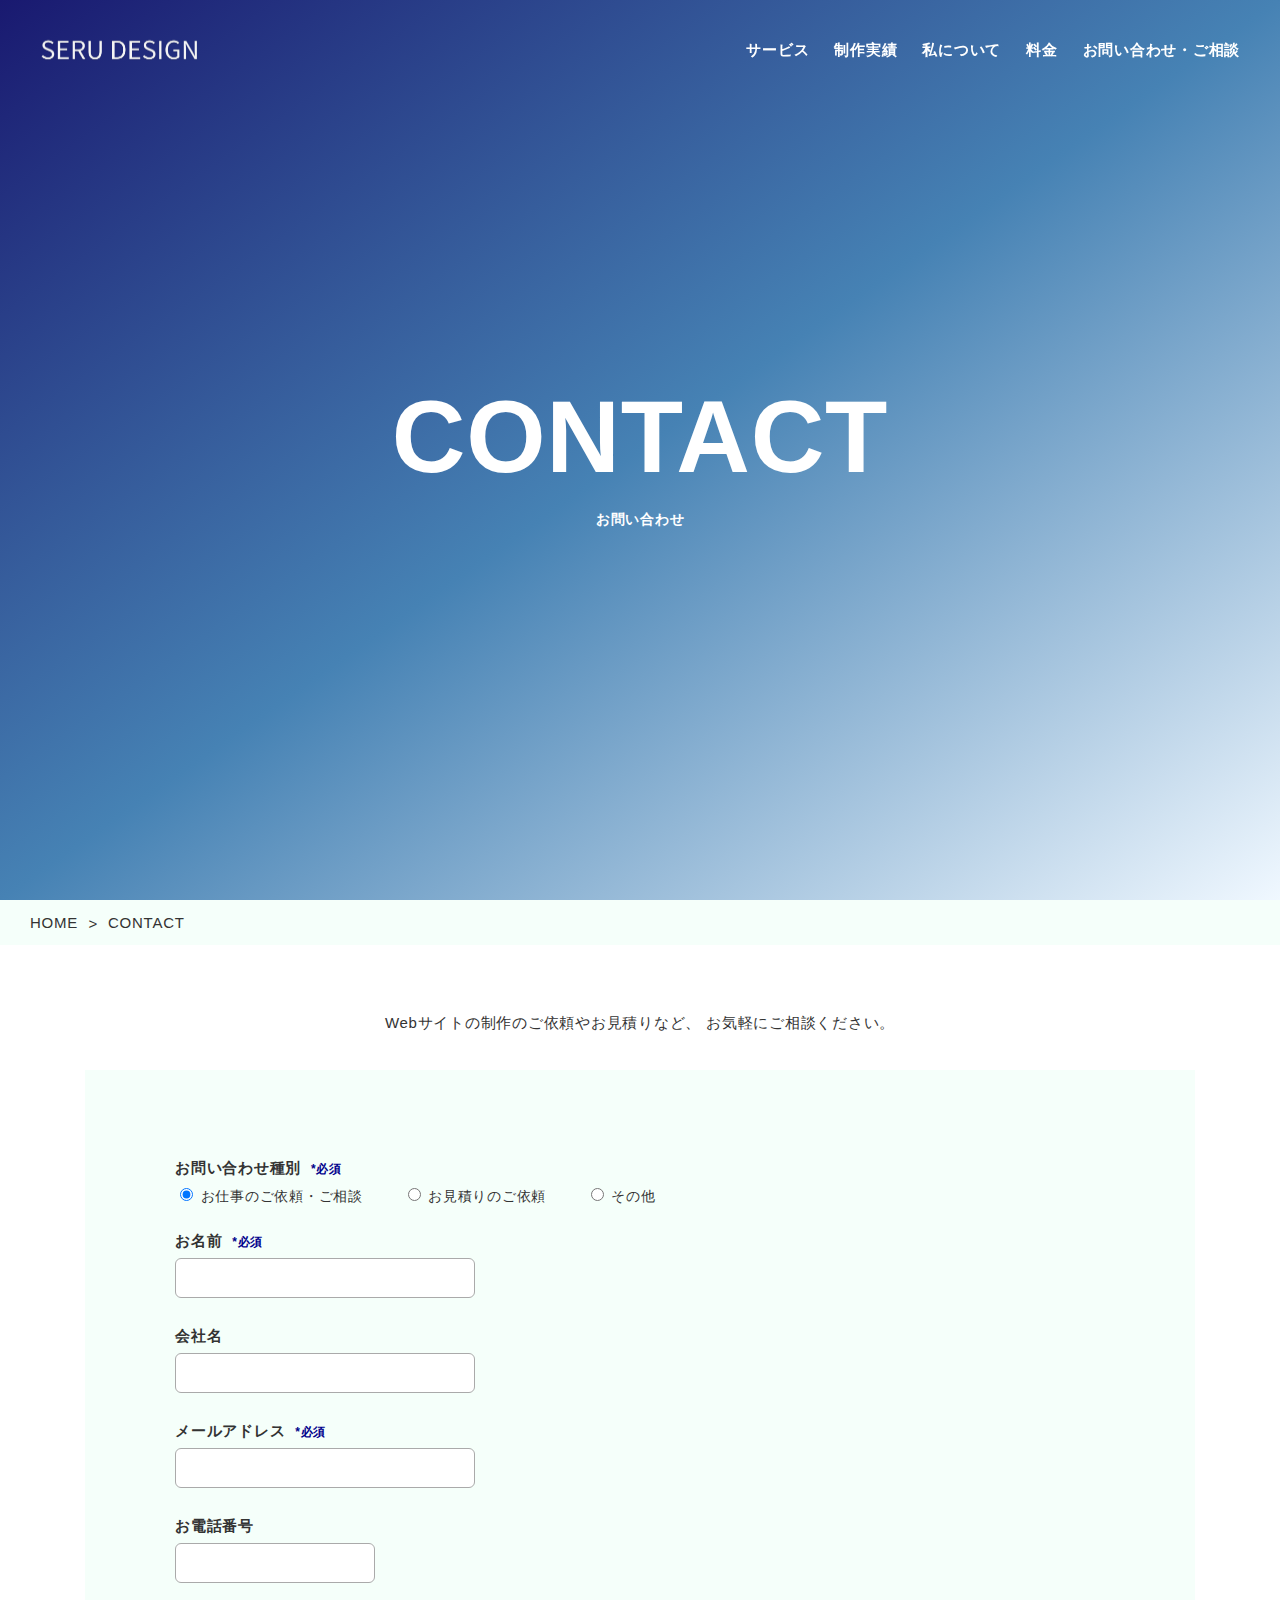
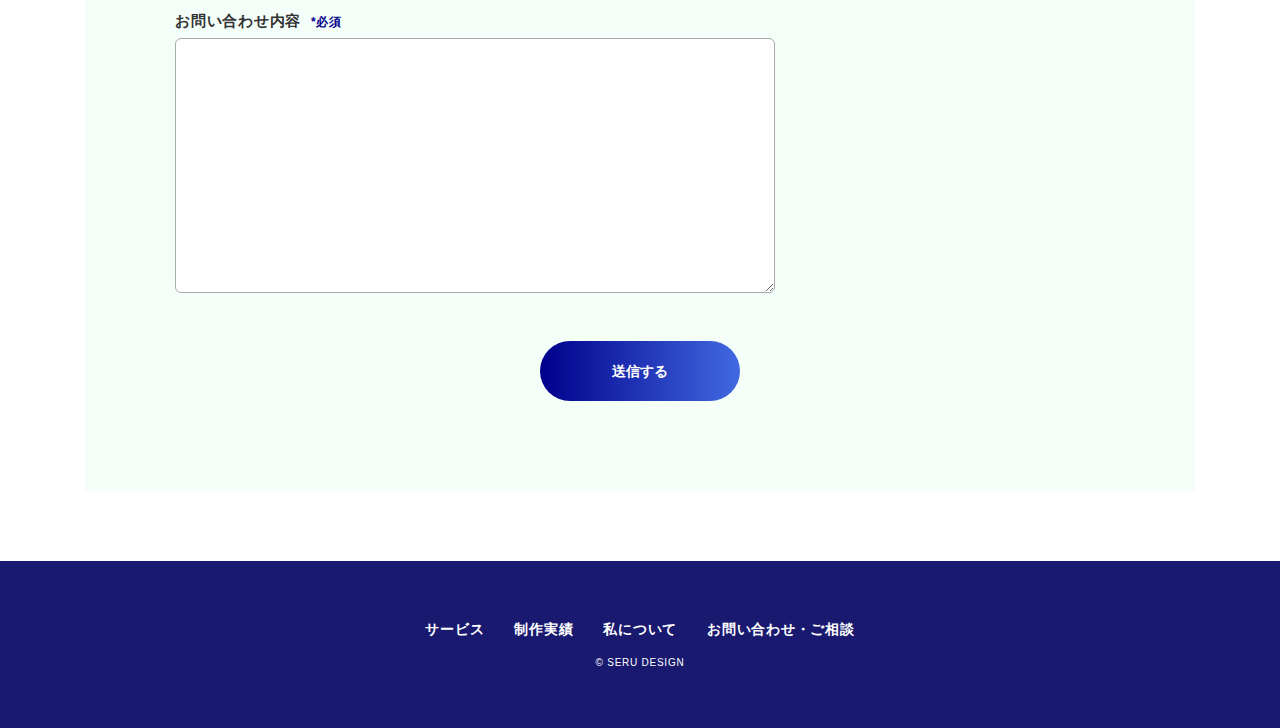
<file: contact.html>
<!DOCTYPE html>
<html lang="ja">

<head>
  <meta charset="UTF-8">
  <meta http-equiv="X-UA-Compatible" content="IE=edge">
  <meta name="viewport" content="width=device-width, initial-scale=1.0">
  <meta name="description" content="description">
  <title>Seru Portofolio</title>
  <!-- fontawesome	 -->
  <link rel="stylesheet" href="https://cdnjs.cloudflare.com/ajax/libs/font-awesome/5.11.2/css/all.css">
  <!-- icon -->
  <link rel="shortcut icon" href="./img/favicon.png" type="image/x-icon">
  <!-- reset css	 -->
  <link rel="stylesheet" href="./css/reset.css">
  <!-- 	google font -->
  <link
    href="https://fonts.googleapis.com/css2?family=Montserrat:wght@400;700&family=Source+Sans+Pro:wght@400;700&display=swap"
    rel="stylesheet">
  <!--  slick	 -->
  <link href="./slick/slick-theme.css" rel="stylesheet" type="text/css">
  <link href="./slick/slick.css" rel="stylesheet" type="text/css">
  <!-- original css	 -->
  <link rel="stylesheet" href="./css/style.css">
</head>

<body>
  <header class="header">
    <div class="header__inner inner">
      <h1 class="site-title"><a href="./"><img src="./img/logo-white.png" alt=""></a></h1>
      <nav class="header__nav">
        <ul class="header__list">
          <li class="header__item"><a href="./service.html" class="header__item__link">サービス</a></li>
          <li class="header__item"><a href="./works.html" class="header__item__link">制作実績</a></li>
          <li class="header__item"><a href="./company.html" class="header__item__link">私について</a></li>
          <li class="header__item"><a href="./price.html" class="header__item__link">料金</a></li>
          <li class="header__item"><a href="./contact.html" class="header__item__link">お問い合わせ・ご相談</a></li>
        </ul>
      </nav>
      <div class="burger-btn">
        <span class="bar bar__top"></span>
        <span class="bar bar__mid"></span>
        <span class="bar bar__bottom"></span>
      </div>
    </div>
    <div class="mask"></div>
  </header>
  <!-- /.header -->

  <main class="main">
    <div class="mainvisual">
      <div class="main__contents">
        <h1 class="main-copy">CONTACT</h1>
        <p class="sub-copy">お問い合わせ</p>
      </div>
    </div>
    <!-- /.mainvisual -->

    <div class="pankuzu">
      <div class="pankuzu__inner inner">
        <div class="pankuzu__item"><a href="./">HOME</a></div>
        <div class="pankuzu__item"><a href="./service.html">CONTACT</a></div>
      </div>
    </div>

    <section class="contact__contact">
      <div class="contact__contact__inner inner">
        <p class="contact__contact__lead">Webサイトの制作のご依頼やお見積りなど、<br class="hidden-md"> お気軽にご相談ください。</p>
        <div class="contact__contact__wrapper">
          
          <form id="js-form" action="https://docs.google.com/forms/u/5/d/e/1FAIpQLSdQWUkhPQFHXFd3cUwdarOXbX7Pelgqfq505v7Ay904I2BpcA/formResponse" class="contact__contact__form" method="POST">
            <dl class="contact__contact__list">
              <div class="contact__contact__item">
                <dt class="contact__contact__item-title">
                  お問い合わせ種別<span class="contact__contact__item-title-inline">*必須</span>
                </dt>
                <dd class="contact__contact__item-input">
                  <div class="contact__contact__radio-wrap">
                    <label class="contact__contact__radio">
                      <input type="radio" name="radio" class="contact__contact__radio-input" value="お仕事のご依頼・ご相談"
                        required checked>
                      <span class="contact__contact__radio-part">お仕事のご依頼・ご相談</span>
                    </label>
                    <label class="contact__contact__radio">
                      <input type="radio" name="radio" class="contact__contact__radio-input" value="お見積りのご依頼" required>
                      <span class="contact__contact__radio-part">お見積りのご依頼</span>
                    </label>
                    <label class="contact__contact__radio">
                      <input type="radio" name="radio" class="contact__contact__radio-input" value="その他" required>
                      <span class="contact__contact__radio-part">その他</span>
                    </label>
                  </div>
                </dd>
              </div>
              <div class="contact__contact__item">
                <dt class="contact__contact__item-title">
                  お名前<span class="contact__contact__item-title-inline">*必須</span>
                </dt>
                <dd class="contact__contact__item-input">
                  <input type="text" name="entry.1979780290" required>
                </dd>
              </div>
              <div class="contact__contact__item">
                <dt class="contact__contact__item-title">会社名</dt>
                <dd class="contact__contact__item-input">
                  <input type="text" name="entry.1401420564" required>
                </dd>
              </div>
              <div class="contact__contact__item">
                <dt class="contact__contact__item-title">
                  メールアドレス<span class="contact__contact__item-title-inline">*必須</span>
                </dt>
                <dd class="contact__contact__item-input">
                  <input type="email" name="entry.1157851180" required>
                </dd>
              </div>
              <div class="contact__contact__item">
                <dt class="contact__contact__item-title">
                  お電話番号
                </dt>
                <dd class="contact__contact__item-input">
                  <input type="tel" name="entry.220989059" required>
                </dd>
              </div>
              <div class="contact__contact__item">
                <dt class="contact__contact__item-title">
                  お問い合わせ内容<span class="contact__contact__item-title-inline">*必須</span>
                </dt>
                <dd class="contact__contact__item-input">
                  <textarea name="entry.1390135054" required></textarea>
                </dd>
              </div>
            </dl>
            <div class="contact-footer-submit util-btn btn">
              <button id="js-submit" class="util-link -submit" type="submit" disabled>送信する</button>
            </div>
          </form>
          <div id="js-success" class="contact-message">
            <p>送信完了しました。ありがとうございました。</p>
          </div>
          <div id="js-error" class="contact-message -error">
            <p>送信に失敗しました。ページを更新して再度送信してください。</p>
          </div>
        </div>
      </div>
    </section>
    <!-- /.contact -->
    
    <a class="totop"><i class="fas fa-arrow-up"></i></a>
  </main>
  <!-- /.main -->

  <footer class="footer">
    <div class="footer__inner inner">
      <nav class="footer__nav">
        <ul class="footer__list">
          <li class="footer__item"><a href="./service.html" class="footer__item__link">サービス</a></li>
          <li class="footer__item"><a href="./works.html" class="footer__item__link">制作実績</a></li>
          <li class="footer__item"><a href="./company.html" class="footer__item__link">私について</a></li>
          <li class="footer__item"><a href="./contact.html" class="footer__item__link">お問い合わせ・ご相談</a></li>
        </ul>
      </nav>
      <p class="copyright">&copy; SERU DESIGN</p>
    </div>
  </footer>
  <!-- /.footer -->

  <!-- jquery cdn google -->
  <script src="https://ajax.googleapis.com/ajax/libs/jquery/3.6.0/jquery.min.js"></script>
  <!-- slick -->
  <script src="https://cdn.jsdelivr.net/npm/jquery@3/dist/jquery.min.js"></script>
  <script src="./slick/slick.min.js"></script>
  <!-- original js -->
  <script src="./js/script.js"></script>
</body>

</html>
</file>
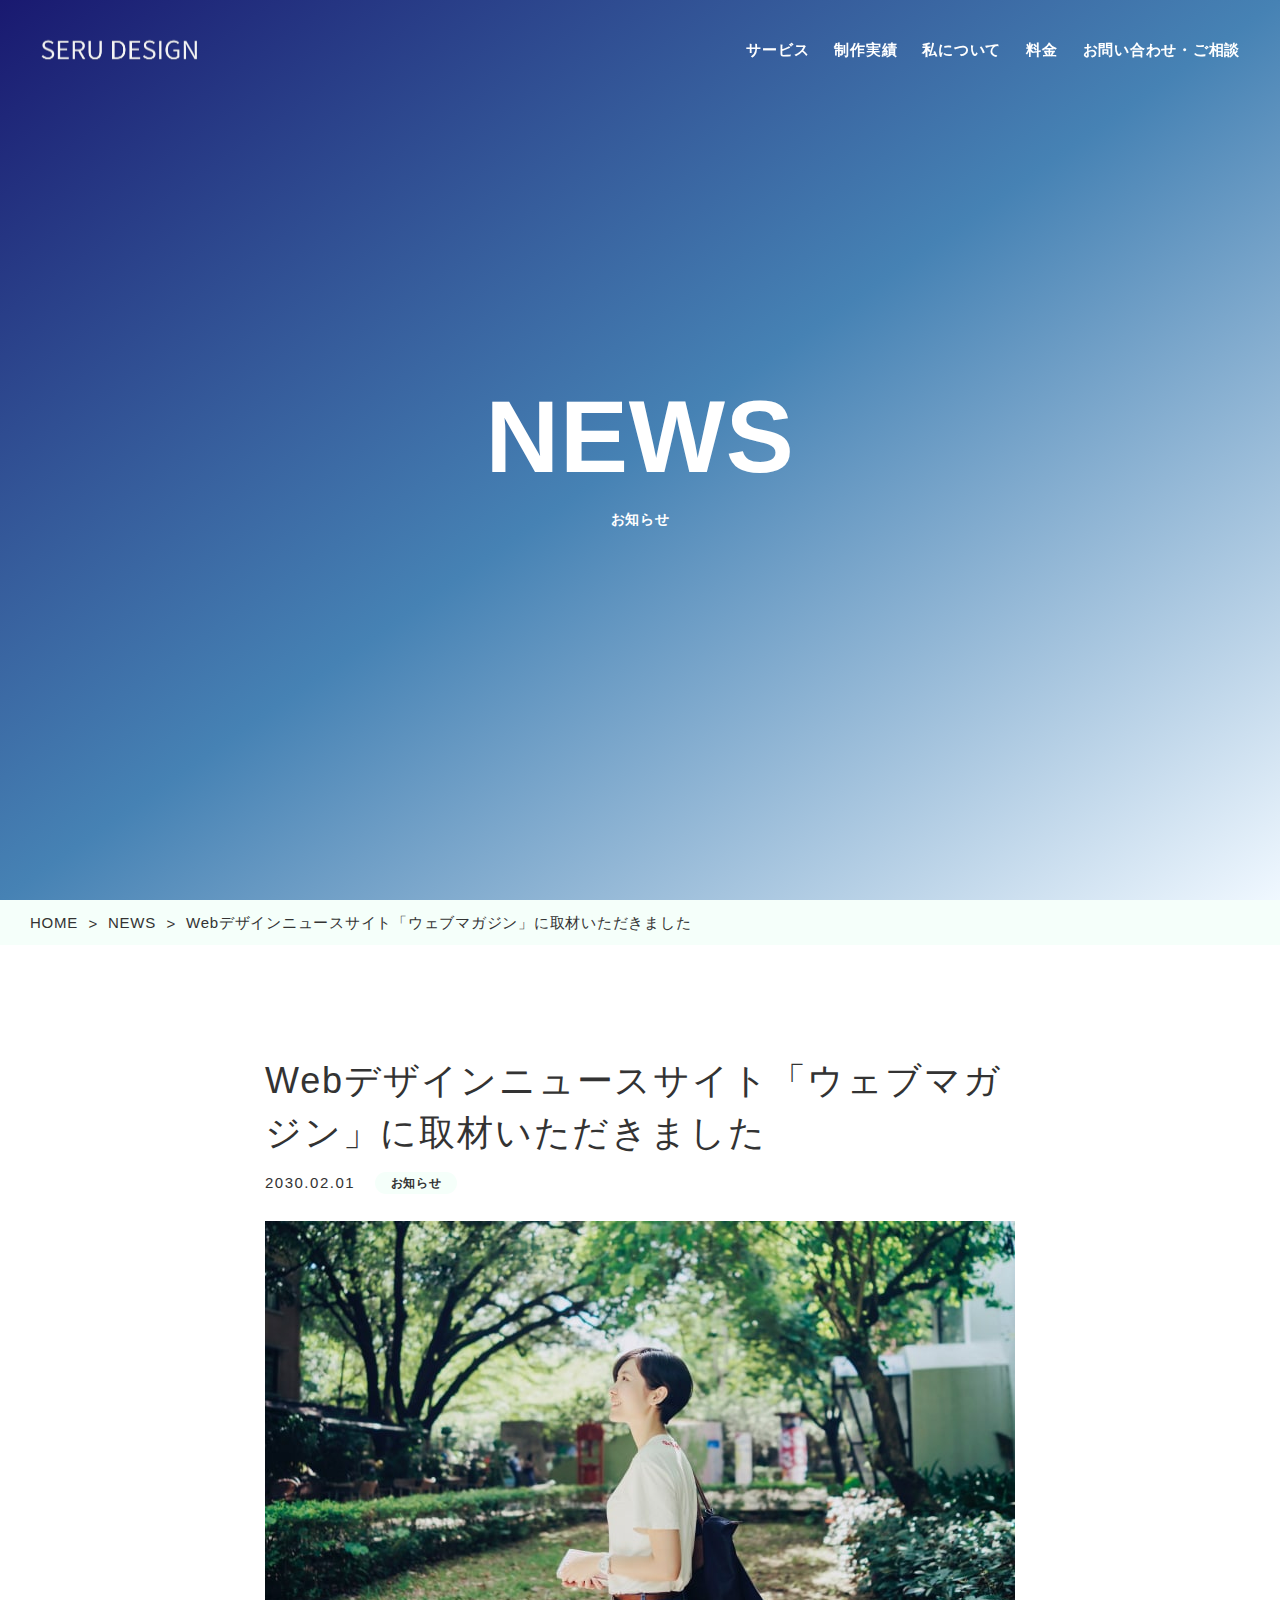
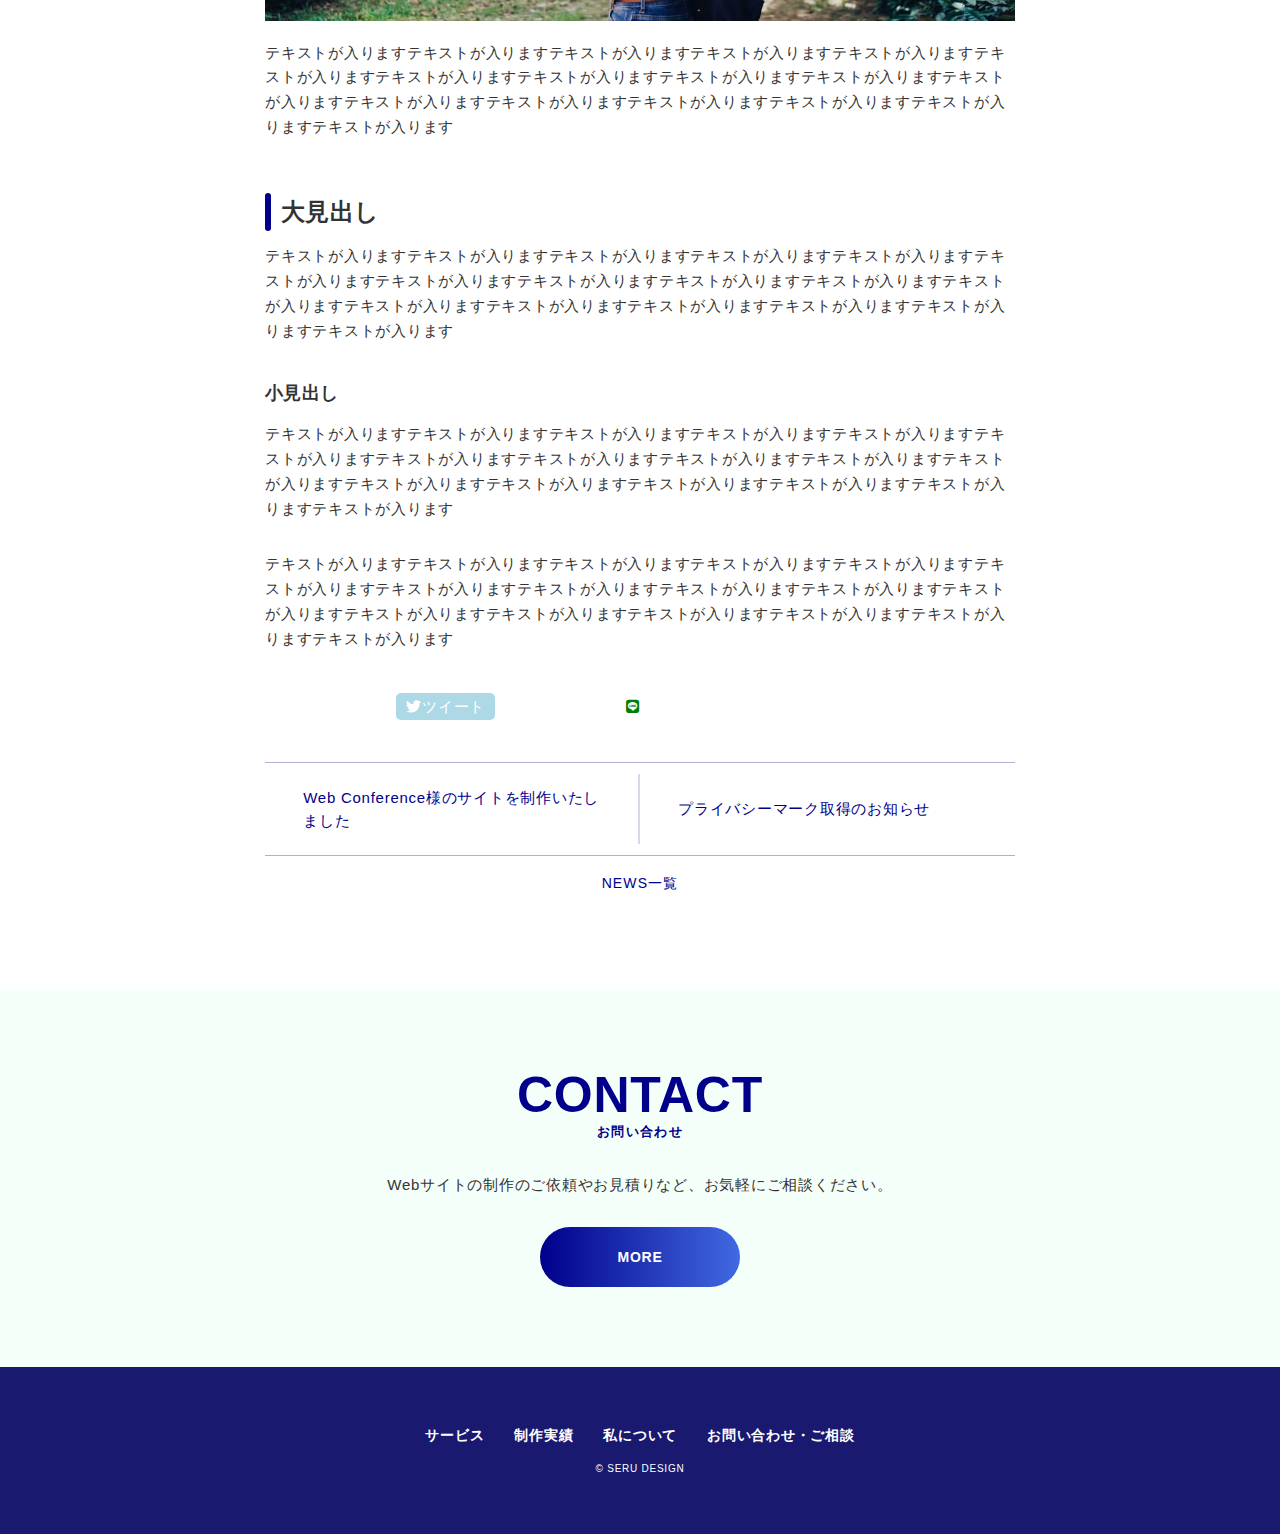
<file: news-article.html>
<!DOCTYPE html>
<html lang="ja">

<head>
  <meta charset="UTF-8">
  <meta http-equiv="X-UA-Compatible" content="IE=edge">
  <meta name="viewport" content="width=device-width, initial-scale=1.0">
  <meta name="description" content="description">
  <title>Seru Portofolio</title>
  <!-- fontawesome	 -->
  <link rel="stylesheet" href="https://cdnjs.cloudflare.com/ajax/libs/font-awesome/5.11.2/css/all.css">
  <!-- icon -->
  <link rel="shortcut icon" href="./img/favicon.png" type="image/x-icon">
  <!-- reset css	 -->
  <link rel="stylesheet" href="./css/reset.css">
  <!-- 	google font -->
  <link
    href="https://fonts.googleapis.com/css2?family=Montserrat:wght@400;700&family=Source+Sans+Pro:wght@400;700&display=swap"
    rel="stylesheet">
  <!--  slick	 -->
  <link href="./slick/slick-theme.css" rel="stylesheet" type="text/css">
  <link href="./slick/slick.css" rel="stylesheet" type="text/css">
  <!-- original css	 -->
  <link rel="stylesheet" href="./css/style.css">
</head>

<body>
    <header class="header">
        <div class="header__inner inner">
            <h1 class="site-title"><a href="./"><img src="./img/logo-white.png" alt=""></a></h1>
            <nav class="header__nav">
                <ul class="header__list">
                    <li class="header__item"><a href="./service.html" class="header__item__link">サービス</a></li>
                    <li class="header__item"><a href="./works.html" class="header__item__link">制作実績</a></li>
                    <li class="header__item"><a href="./company.html" class="header__item__link">私について</a></li>
                    <li class="header__item"><a href="./price.html" class="header__item__link">料金</a></li>
                    <li class="header__item"><a href="./contact.html" class="header__item__link">お問い合わせ・ご相談</a></li>
                </ul>
            </nav>
            <div class="burger-btn">
                <span class="bar bar__top"></span>
                <span class="bar bar__mid"></span>
                <span class="bar bar__bottom"></span>
            </div>
        </div>
        <div class="mask"></div>
    </header>
    <!-- /.header -->

  <main class="main">
    <div class="mainvisual">
      <div class="main__contents">
        <h1 class="main-copy">NEWS</h1>
        <p class="sub-copy">お知らせ</p>
      </div>
    </div>
    <!-- /.mainvisual -->

    <div class="pankuzu">
      <div class="pankuzu__inner inner">
        <div class="pankuzu__item"><a href="./">HOME</a></div>
        <div class="pankuzu__item"><a href="./news.html">NEWS</a></div>
        <div class="pankuzu__item"><a href="./news-article.html">Webデザインニュースサイト「ウェブマガジン」に取材いただきました</a></div>
      </div>
    </div>

    <section class="news">
      <div class="news__article__inner inner">
        <div class="news__contents">
          <p class="news__article-title">Webデザインニュースサイト「ウェブマガジン」に取材いただきました</p>
          <div class="news__date">
            <p class="news__date-detail">2030.02.01</p>
            <p class="news__kind">お知らせ</p>
          </div>
          <div class="news__article-img"><img src="./img/news-article.jpg" alt=""></div>
          <p class="news__article-text">テキストが入りますテキストが入りますテキストが入りますテキストが入りますテキストが入りますテキストが入りますテキストが入りますテキストが入りますテキストが入りますテキストが入りますテキストが入りますテキストが入りますテキストが入りますテキストが入りますテキストが入りますテキストが入りますテキストが入ります</p>
          <h2 class="news__article-subtitle">大見出し</h2>
          <p class="news__article-text">テキストが入りますテキストが入りますテキストが入りますテキストが入りますテキストが入りますテキストが入りますテキストが入りますテキストが入りますテキストが入りますテキストが入りますテキストが入りますテキストが入りますテキストが入りますテキストが入りますテキストが入りますテキストが入りますテキストが入ります</p>
          <h3 class="news__article-small-title">小見出し</h3>
          <p class="news__article-text">テキストが入りますテキストが入りますテキストが入りますテキストが入りますテキストが入りますテキストが入りますテキストが入りますテキストが入りますテキストが入りますテキストが入りますテキストが入りますテキストが入りますテキストが入りますテキストが入りますテキストが入りますテキストが入りますテキストが入ります</p>
          <p class="news__article-text">テキストが入りますテキストが入りますテキストが入りますテキストが入りますテキストが入りますテキストが入りますテキストが入りますテキストが入りますテキストが入りますテキストが入りますテキストが入りますテキストが入りますテキストが入りますテキストが入りますテキストが入りますテキストが入りますテキストが入ります</p>
        </div>
        <ul class="news__article__sns__list">
          <li class="news__article__sns__item"><a href="" class="news__article__sns__item__link"></a></li>
          <li class="news__article__sns__item"><a href="" class="news__article__sns__item__link"></a></li>
          <li class="news__article__sns__item"><a href="" class="news__article__sns__item__link twitter"><i class="fab fa-twitter"></i>ツイート</a></li>
          <li class="news__article__sns__item"><a href="" class="news__article__sns__item__link"></a></li>
          <li class="news__article__sns__item"><a href="" class="news__article__sns__item__link line"><i class="fab fa-line"></i></a></li>
        </ul>
        <div class="news__article__list">
          <div class="news__article__list__content">
            <div class="news__article__item"><a href="" class="news__article__item__link">Web Conference様のサイトを制作いたしました</a></div>
            <div class="news__article__item"><a href="" class="news__article__item__link">プライバシーマーク取得のお知らせ</a></div>
          </div>
          <p class="news__article__list-text"><a href="./news.html">NEWS一覧</a></p>
        </div>
      </div>
    </section>
    <!-- /.news -->

    <section class="contact">
      <div class="contact__inner inner">
        <h2 class="section-title">CONTACT</h2>
        <span class="section-subtitle">お問い合わせ</span>
        <p class="contact-text">Webサイトの制作のご依頼やお見積りなど、<br class="hidden-md">お気軽にご相談ください。</p>
        <div class="util-btn btn"><a href="./contact.html">MORE</a></div>
      </div>
    </section>
    <!-- /.contact -->

    <a class="totop"><i class="fas fa-arrow-up"></i></a>
  </main>
  <!-- /.main -->

  <footer class="footer">
    <div class="footer__inner inner">
      <nav class="footer__nav">
        <ul class="footer__list">
          <li class="footer__item"><a href="./service.html" class="footer__item__link">サービス</a></li>
          <li class="footer__item"><a href="./works.html" class="footer__item__link">制作実績</a></li>
          <li class="footer__item"><a href="./company.html" class="footer__item__link">私について</a></li>
          <!-- <li class="footer__item"><a href="./recruit.html" class="footer__item__link">RECRUIT</a></li> -->
          <li class="footer__item"><a href="./contact.html" class="footer__item__link">お問い合わせ・ご相談</a></li>
        </ul>
      </nav>
      <p class="copyright">&copy; SERU DESIGN</p>
    </div>
  </footer>
  <!-- /.footer -->

  <!-- jquery cdn google -->
  <script src="https://ajax.googleapis.com/ajax/libs/jquery/3.6.0/jquery.min.js"></script>
  <!-- slick -->
  <script src="https://cdn.jsdelivr.net/npm/jquery@3/dist/jquery.min.js"></script>
  <script src="./slick/slick.min.js"></script>
  <!-- original js -->
  <script src="./js/script.js"></script>
</body>

</html>
</file>
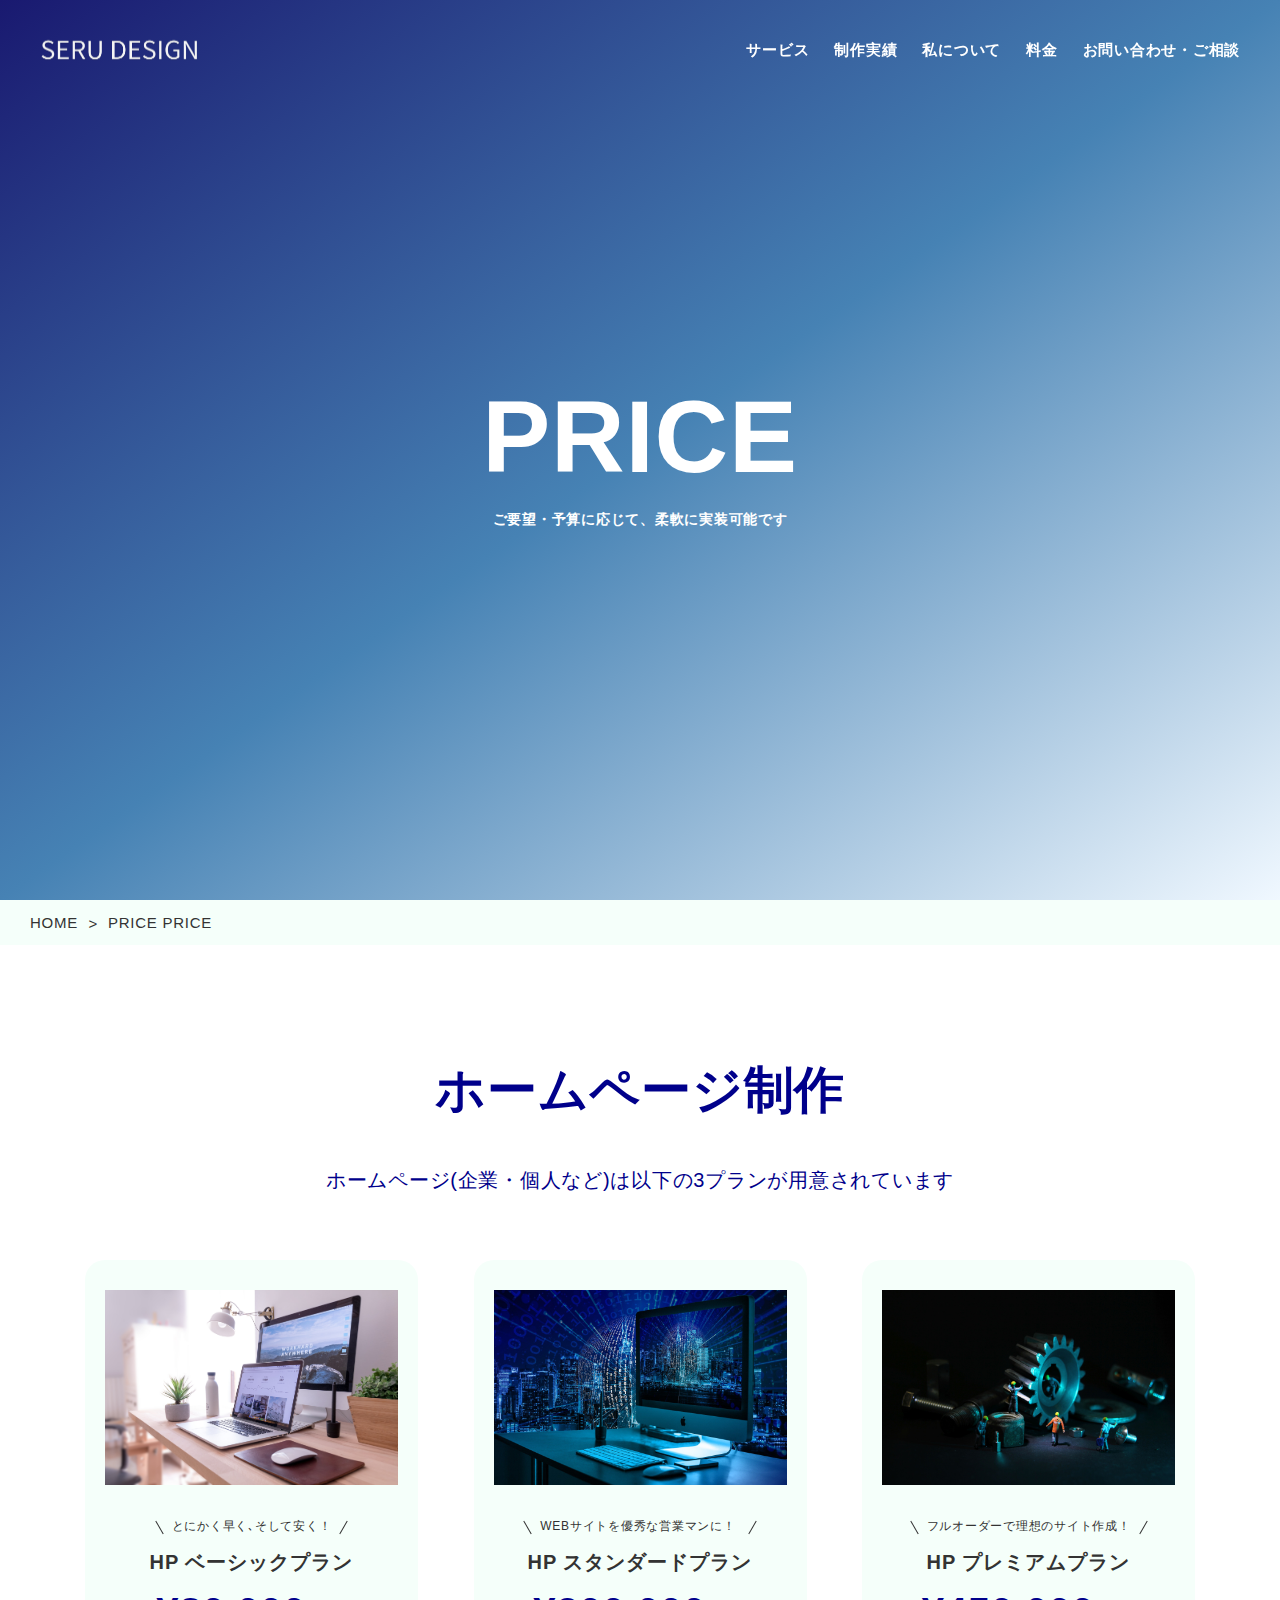
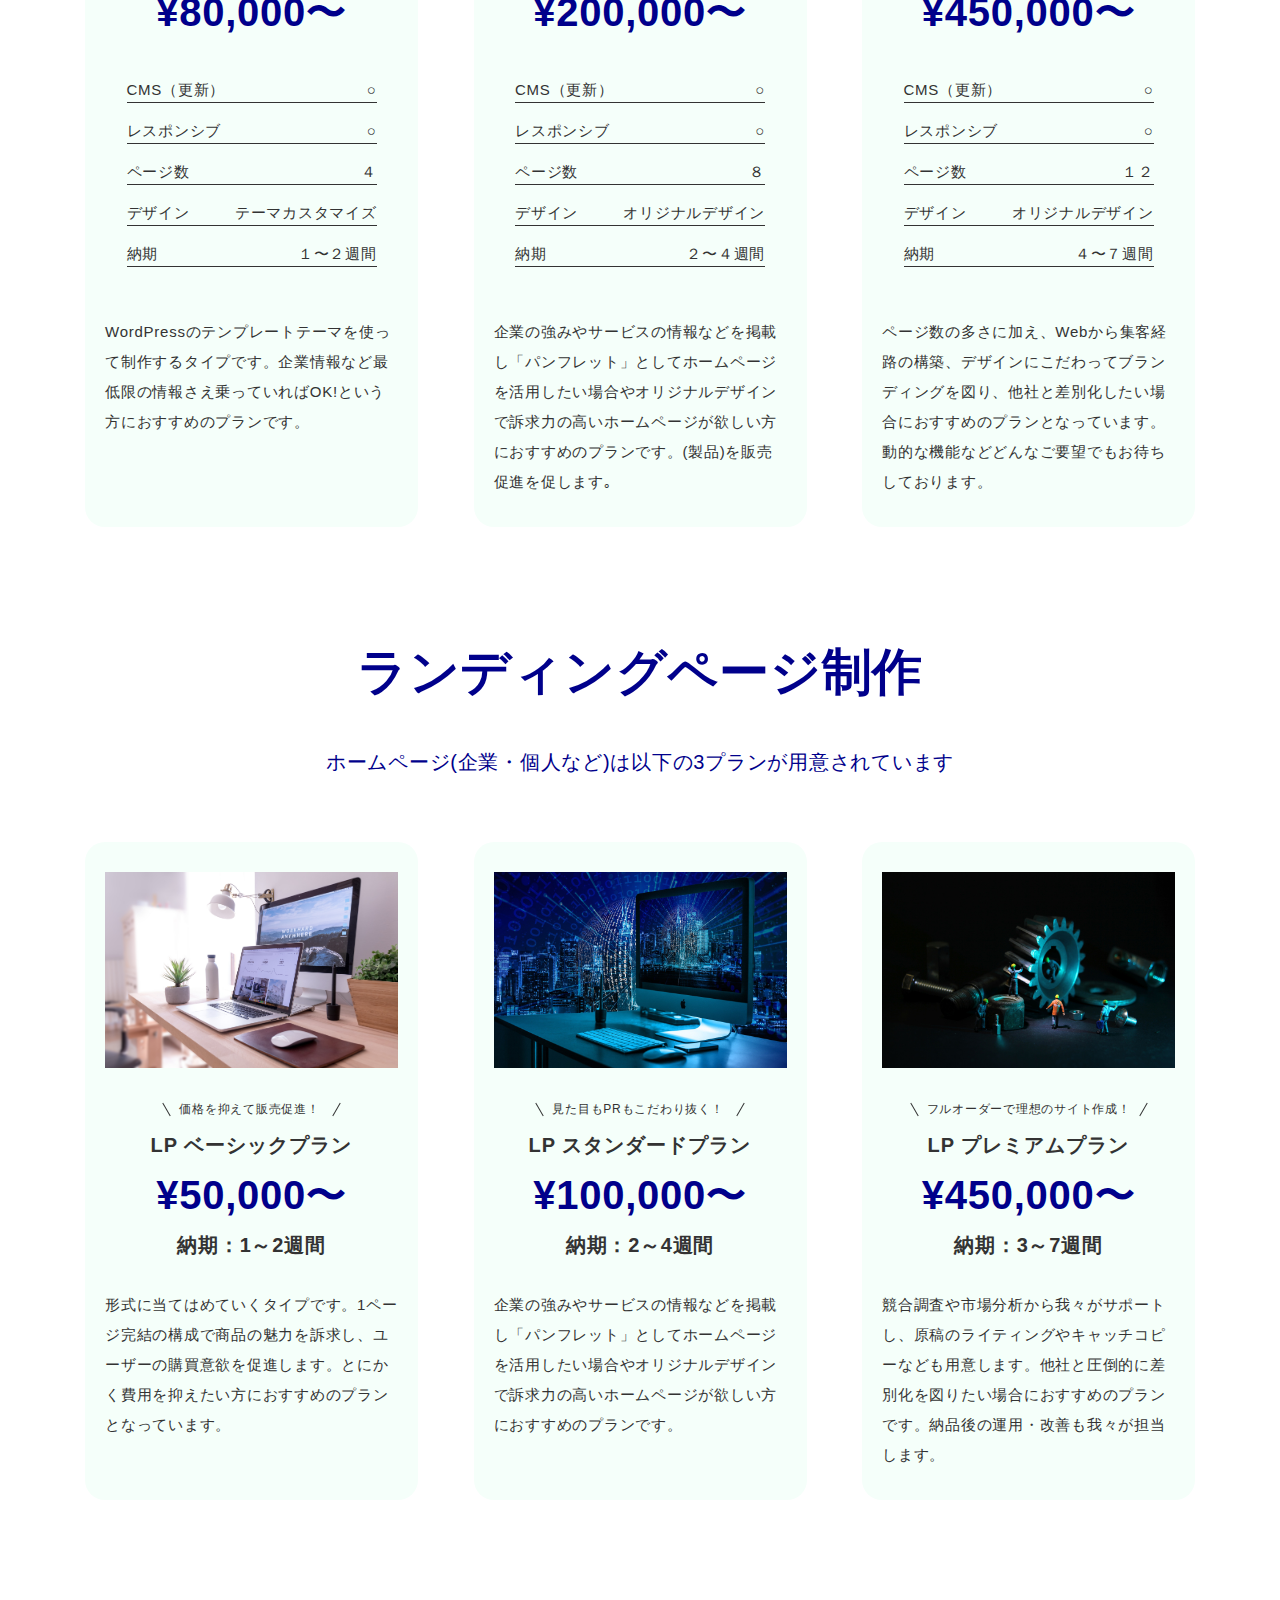
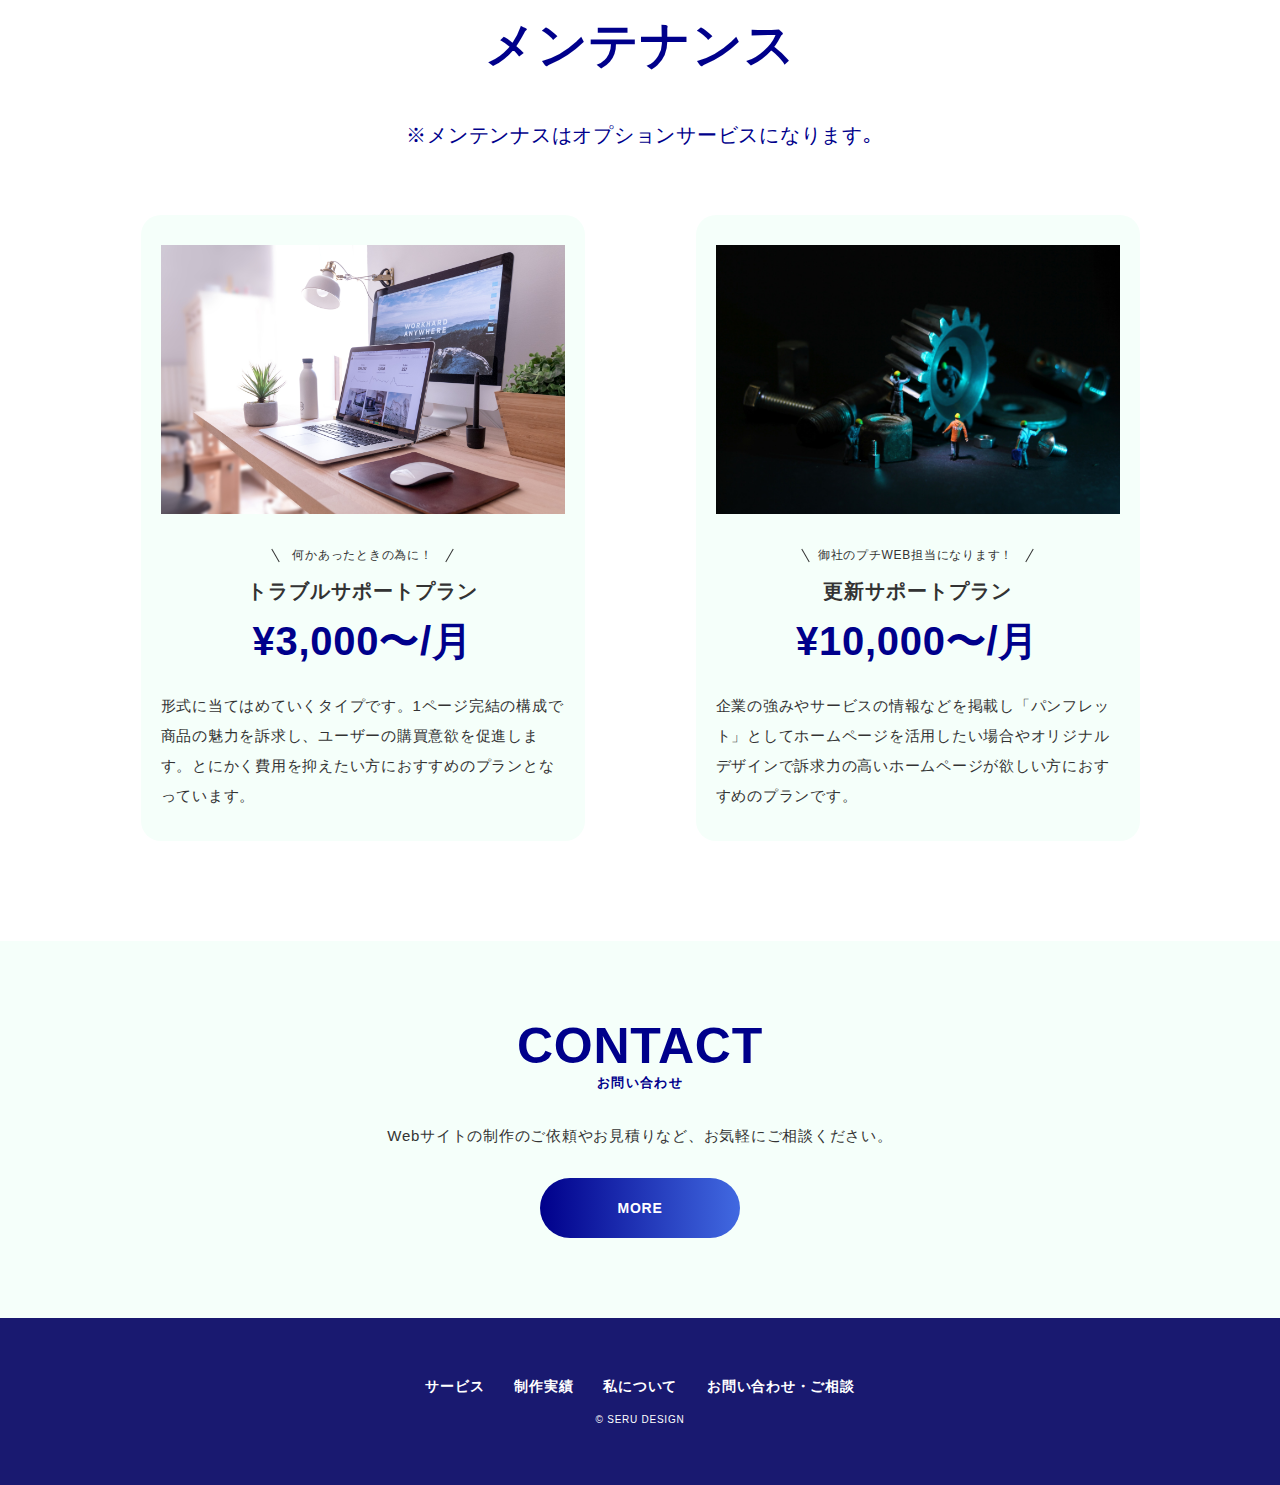
<file: price.html>
<!DOCTYPE html>
<html lang="ja">

<head>
  <meta charset="UTF-8">
  <meta http-equiv="X-UA-Compatible" content="IE=edge">
  <meta name="viewport" content="width=device-width, initial-scale=1.0">
  <meta name="description" content="description">
  <title>Seru Portofolio</title>
  <!-- fontawesome	 -->
  <link rel="stylesheet" href="https://cdnjs.cloudflare.com/ajax/libs/font-awesome/5.11.2/css/all.css">
  <!-- icon -->
  <link rel="shortcut icon" href="./img/favicon.png" type="image/x-icon">
  <!-- reset css	 -->
  <link rel="stylesheet" href="./css/reset.css">
  <!-- 	google font -->
  <link
    href="https://fonts.googleapis.com/css2?family=Montserrat:wght@400;700&family=Source+Sans+Pro:wght@400;700&display=swap"
    rel="stylesheet">
  <!--  slick	 -->
  <link href="./slick/slick-theme.css" rel="stylesheet" type="text/css">
  <link href="./slick/slick.css" rel="stylesheet" type="text/css">
  <!-- original css	 -->
  <link rel="stylesheet" href="./css/style.css">
</head>

<body>
    <header class="header">
        <div class="header__inner inner">
            <h1 class="site-title"><a href="./"><img src="./img/logo-white.png" alt=""></a></h1>
            <nav class="header__nav">
                <ul class="header__list">
                    <li class="header__item"><a href="./service.html" class="header__item__link">サービス</a></li>
                    <li class="header__item"><a href="./works.html" class="header__item__link">制作実績</a></li>
                    <li class="header__item"><a href="./company.html" class="header__item__link">私について</a></li>
                    <li class="header__item"><a href="./price.html" class="header__item__link">料金</a></li>
                    <li class="header__item"><a href="./contact.html" class="header__item__link">お問い合わせ・ご相談</a></li>
                </ul>
            </nav>
            <div class="burger-btn">
                <span class="bar bar__top"></span>
                <span class="bar bar__mid"></span>
                <span class="bar bar__bottom"></span>
            </div>
        </div>
        <div class="mask"></div>
    </header>
    <!-- /.header -->

  <main class="main">
    <div class="mainvisual">
      <div class="main__contents">
        <h1 class="main-copy"> PRICE</h1>
        <p class="sub-copy">
            ご要望・予算に応じて、柔軟に実装可能です</p>
      </div>
    </div>
    <!-- /.mainvisual -->

    <div class="pankuzu">
      <div class="pankuzu__inner inner">
        <div class="pankuzu__item"><a href="./">HOME</a></div>
        <div class="pankuzu__item"><a href="./service.html"> PRICE PRICE</a></div>
      </div>
    </div>

    <section class="section hp">
      <div class="price__content inner">
        <h2 class="section-title">ホームページ制作</h2>
        <p class="section-lead">ホームページ(企業・個人など)は<br class="hidden-md">以下の3プランが用意されています</p>
        <ul class="price__content__list">
          <li class="price__content__item">
            <div class="price__content__img"><img src="./img/web-create.jpg" alt=""></div>
            <div class="price__content__body">
                <div class="price__content__body__main">
                    <span class="price__content-subtitle">とにかく早く､そして安く！</span>
                    <h2 class="price__content-title">HP ベーシックプラン</h2>
                    <h3 class="price__content-price">¥80,000〜</h3>
                </div>
                <ul class="price__content__body__list">
                    <li class="price__content__body-item">
                        <p class="price___content__body-title">CMS（更新）</p>
                        <p class="price___content__body-detail">○</p>
                    </li>
                    <li class="price__content__body-item">
                        <p class="price___content__body-title">レスポンシブ</p>
                        <p class="price___content__body-detail">○</p>
                    </li>
                    <li class="price__content__body-item">
                        <p class="price___content__body-title">ページ数</p>
                        <p class="price___content__body-detail">４</p>
                    </li>
                    <li class="price__content__body-item">
                        <p class="price___content__body-title">デザイン</p>
                        <p class="price___content__body-detail">テーマカスタマイズ</p>
                    </li>
                    <li class="price__content__body-item">
                        <p class="price___content__body-title">納期</p>
                        <p class="price___content__body-detail">１〜２週間</p>
                    </li>
                </ul>
                <p class="price__content-detail">WordPressのテンプレートテーマを使って制作するタイプです。企業情報など最低限の情報さえ乗っていればOK!という方におすすめのプランです。</p>
            </div>
          </li>
          <li class="price__content__item">
            <div class="price__content__img"><img src="./img/LP.jpg" alt=""></div>
            <div class="price__content__body">
                <div class="price__content__body__main">
                    <span class="price__content-subtitle">WEBサイトを優秀な営業マンに！ </span>
                    <h2 class="price__content-title">HP スタンダードプラン</h2>
                    <h3 class="price__content-price">¥200,000〜</h3>
                </div>
                <ul class="price__content__body__list">
                    <li class="price__content__body-item">
                        <p class="price___content__body-title">CMS（更新）</p>
                        <p class="price___content__body-detail">○</p>
                    </li>
                    <li class="price__content__body-item">
                        <p class="price___content__body-title">レスポンシブ</p>
                        <p class="price___content__body-detail">○</p>
                    </li>
                    <li class="price__content__body-item">
                        <p class="price___content__body-title">ページ数</p>
                        <p class="price___content__body-detail">８</p>
                    </li>
                    <li class="price__content__body-item">
                        <p class="price___content__body-title">デザイン</p>
                        <p class="price___content__body-detail">オリジナルデザイン</p>
                    </li>
                    <li class="price__content__body-item">
                        <p class="price___content__body-title">納期</p>
                        <p class="price___content__body-detail">２〜４週間</p>
                    </li>
                </ul>
              <p class="price__content-detail">企業の強みやサービスの情報などを掲載し「パンフレット」としてホームページを活用したい場合やオリジナルデザインで訴求力の高いホームページが欲しい方におすすめのプランです。(製品)を販売促進を促します｡</p>
            </div>
          </li>
          <li class="price__content__item">
            <div class="price__content__img"><img src="./img/maintenance.jpg" alt=""></div>
            <div class="price__content__body">
                <div class="price__content__body__main">
                    <span class="price__content-subtitle">フルオーダーで理想のサイト作成！</span>
                    <h2 class="price__content-title">HP プレミアムプラン</h2>
                    <h3 class="price__content-price">¥450,000〜</h3>
                </div>
                <ul class="price__content__body__list">
                    <li class="price__content__body-item">
                        <p class="price___content__body-title">CMS（更新）</p>
                        <p class="price___content__body-detail">○</p>
                    </li>
                    <li class="price__content__body-item">
                        <p class="price___content__body-title">レスポンシブ</p>
                        <p class="price___content__body-detail">○</p>
                    </li>
                    <li class="price__content__body-item">
                        <p class="price___content__body-title">ページ数</p>
                        <p class="price___content__body-detail">１２</p>
                    </li>
                    <li class="price__content__body-item">
                        <p class="price___content__body-title">デザイン</p>
                        <p class="price___content__body-detail">オリジナルデザイン</p>
                    </li>
                    <li class="price__content__body-item">
                        <p class="price___content__body-title">納期</p>
                        <p class="price___content__body-detail">４〜７週間</p>
                    </li>
                </ul>
              <p class="price__content-detail">ページ数の多さに加え、Webから集客経路の構築、デザインにこだわってブランディングを図り、他社と差別化したい場合におすすめのプランとなっています。動的な機能などどんなご要望でもお待ちしております。</p>
            </div>
          </li>
        </ul>
      </div>
    </section>



    <section class="section lp">
      <div class="lp__content inner">
        <h2 class="section-title">ランディングページ制作</h2>
        <p class="section-lead">ホームページ(企業・個人など)は<br class="hidden-md">以下の3プランが用意されています</p>
        <ul class="lp__content__list">
          <li class="lp__content__item">
            <div class="lp__content__img"><img src="./img/web-create.jpg" alt=""></div>
            <div class="lp__content__body">
                <div class="lp__content__body__main">
                    <span class="lp__content-subtitle">価格を抑えて販売促進！ </span>
                    <h2 class="lp__content-title">LP ベーシックプラン</h2>
                    <h3 class="lp__content-price">¥50,000〜</h3>
                    <h3 class="lp__content-time">納期：1～2週間</h3>
                </div>
                <p class="lp__content-detail">形式に当てはめていくタイプです。1ページ完結の構成で商品の魅力を訴求し、ユーザーの購買意欲を促進します。とにかく費用を抑えたい方におすすめのプランとなっています。</p>
            </div>
          </li>
          <li class="lp__content__item">
            <div class="lp__content__img"><img src="./img/LP.jpg" alt=""></div>
            <div class="lp__content__body">
                <div class="lp__content__body__main">
                    <span class="lp__content-subtitle">見た目もPRもこだわり抜く！ </span>
                    <h2 class="lp__content-title">LP スタンダードプラン</h2>
                    <h3 class="lp__content-price">¥100,000〜</h3>
                    <h3 class="lp__content-time">納期：2～4週間</h3>
                </div>
              <p class="lp__content-detail">企業の強みやサービスの情報などを掲載し「パンフレット」としてホームページを活用したい場合やオリジナルデザインで訴求力の高いホームページが欲しい方におすすめのプランです。</p>
            </div>
          </li>
          <li class="lp__content__item">
            <div class="lp__content__img"><img src="./img/maintenance.jpg" alt=""></div>
            <div class="lp__content__body">
                <div class="lp__content__body__main">
                    <span class="lp__content-subtitle">フルオーダーで理想のサイト作成！</span>
                    <h2 class="lp__content-title">LP プレミアムプラン</h2>
                    <h3 class="lp__content-price">¥450,000〜</h3>
                    <h3 class="lp__content-time">納期：3～7週間</h3>
                </div>
              <p class="lp__content-detail">競合調査や市場分析から我々がサポートし、原稿のライティングやキャッチコピーなども用意します。他社と圧倒的に差別化を図りたい場合におすすめのプランです。納品後の運用・改善も我々が担当します。</p>
            </div>
          </li>
        </ul>
      </div>
    </section>


    <section class="section maintenance">
      <div class="maintenance__content inner">
        <h2 class="section-title">メンテナンス</h2>
        <p class="section-lead">※メンテンナスは<br class="hidden-md">オプションサービスになります｡</p>
        <ul class="maintenance__content__list">
          <li class="maintenance__content__item">
            <div class="maintenance__content__img"><img src="./img/web-create.jpg" alt=""></div>
            <div class="maintenance__content__body">
                <div class="maintenance__content__body__main">
                    <span class="maintenance__content-subtitle"> 何かあったときの為に！ </span>
                    <h2 class="maintenance__content-title">トラブルサポートプラン</h2>
                    <h3 class="maintenance__content-price">¥3,000〜/月</h3>
                </div>
                <p class="maintenance__content-detail">形式に当てはめていくタイプです。1ページ完結の構成で商品の魅力を訴求し、ユーザーの購買意欲を促進します。とにかく費用を抑えたい方におすすめのプランとなっています。</p>
            </div>
          </li>
          <li class="maintenance__content__item">
            <div class="maintenance__content__img"><img src="./img/maintenance.jpg" alt=""></div>
            <div class="maintenance__content__body">
                <div class="maintenance__content__body__main">
                    <span class="maintenance__content-subtitle">御社のプチWEB担当になります！ </span>
                    <h2 class="maintenance__content-title">更新サポートプラン</h2>
                    <h3 class="maintenance__content-price">¥10,000〜/月</h3>
                </div>
              <p class="maintenance__content-detail">企業の強みやサービスの情報などを掲載し「パンフレット」としてホームページを活用したい場合やオリジナルデザインで訴求力の高いホームページが欲しい方におすすめのプランです。</p>
            </div>
          </li>
        </ul>
      </div>
    </section>

    <section class="contact">
      <div class="contact__inner inner">
        <h2 class="section-title">CONTACT</h2>
        <span class="section-subtitle">お問い合わせ</span>
        <p class="contact-text">Webサイトの制作のご依頼やお見積りなど、<br class="hidden-md">お気軽にご相談ください。</p>
        <div class="util-btn btn"><a href="./contact.html">MORE</a></div>
      </div>
    </section>
    <!-- /.contact -->

    <a class="totop"><i class="fas fa-arrow-up"></i></a>
  </main>
  <!-- /.main -->

  <footer class="footer">
    <div class="footer__inner inner">
      <nav class="footer__nav">
        <ul class="footer__list">
          <li class="footer__item"><a href="./service.html" class="footer__item__link">サービス</a></li>
          <li class="footer__item"><a href="./works.html" class="footer__item__link">制作実績</a></li>
          <li class="footer__item"><a href="./company.html" class="footer__item__link">私について</a></li>
          <!-- <li class="footer__item"><a href="./recruit.html" class="footer__item__link">RECRUIT</a></li> -->
          <li class="footer__item"><a href="./contact.html" class="footer__item__link">お問い合わせ・ご相談</a></li>
        </ul>
      </nav>
      <p class="copyright">&copy; SERU DESIGN</p>
    </div>
  </footer>
  <!-- /.footer -->

  <!-- jquery cdn google -->
  <script src="https://ajax.googleapis.com/ajax/libs/jquery/3.6.0/jquery.min.js"></script>
  <!-- slick -->
  <script src="https://cdn.jsdelivr.net/npm/jquery@3/dist/jquery.min.js"></script>
  <script src="./slick/slick.min.js"></script>
  <!-- original js -->
  <script src="./js/script.js"></script>
</body>

</html>
</file>
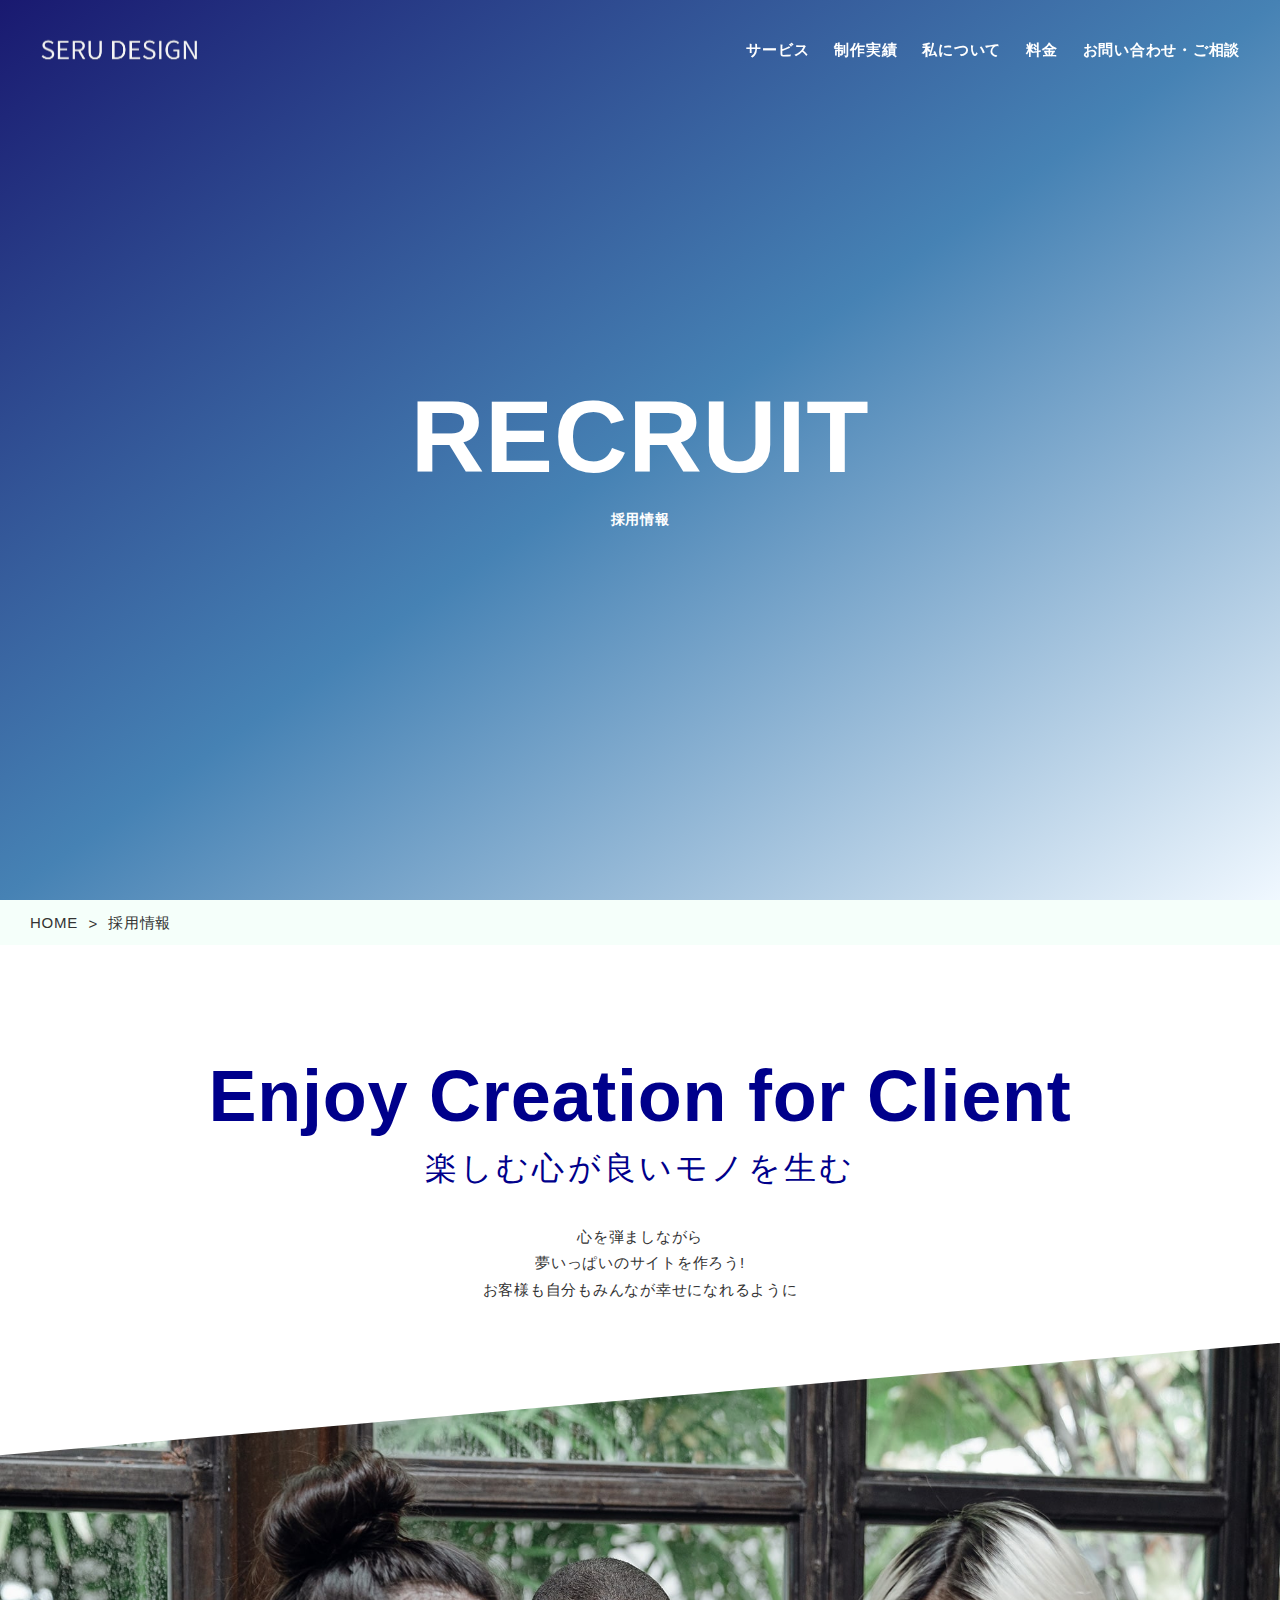
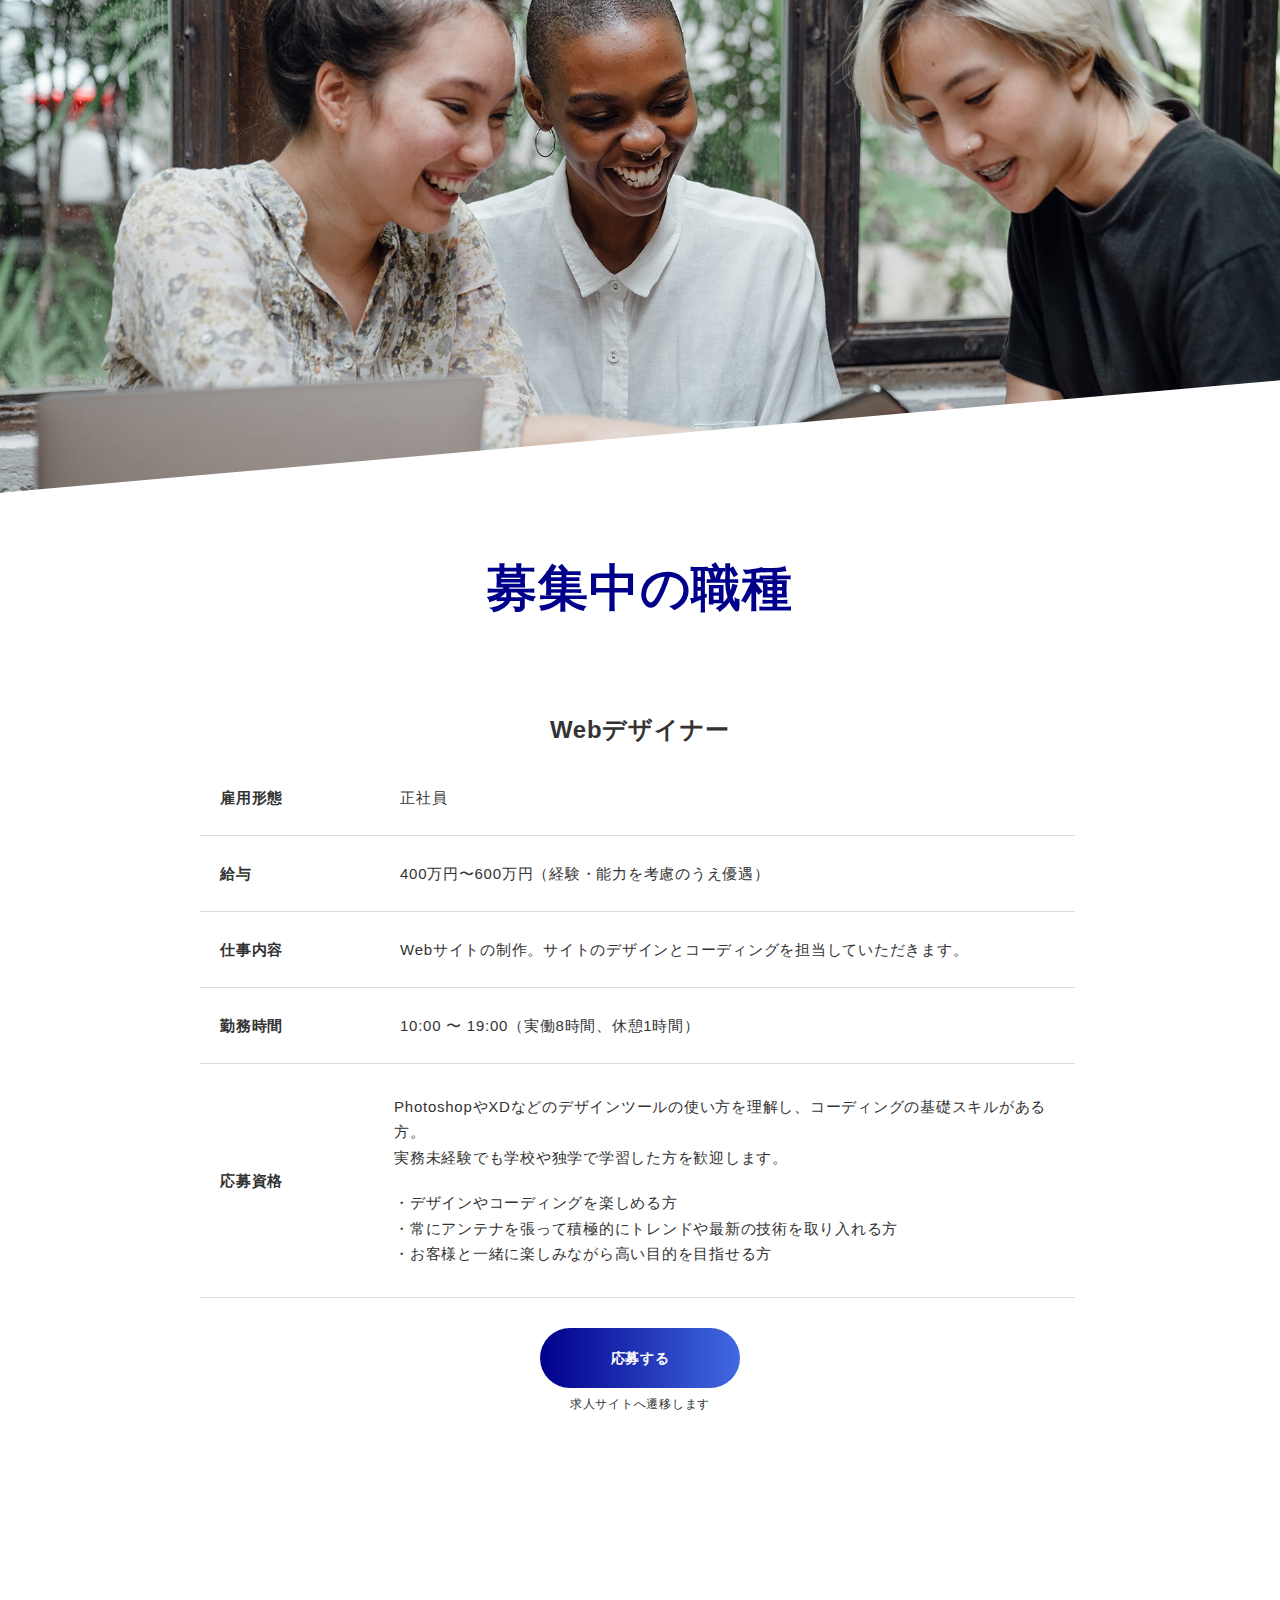
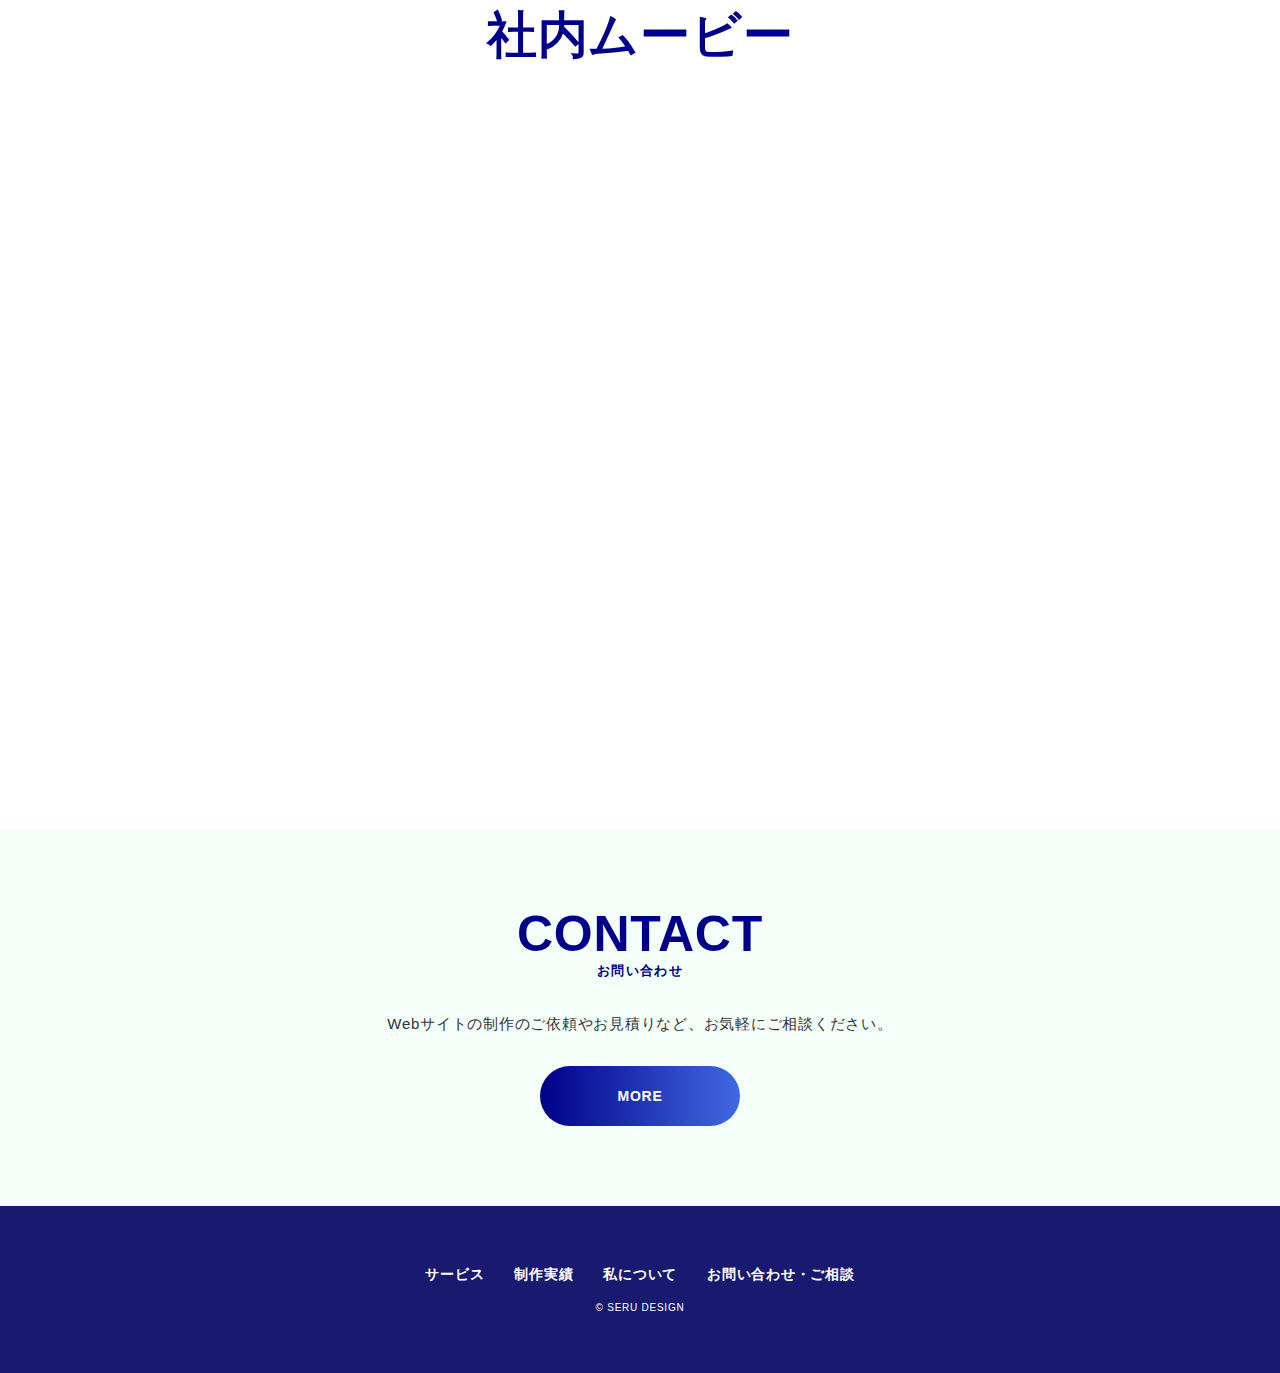
<file: recruit.html>
<!DOCTYPE html>
<html lang="ja">

<head>
  <meta charset="UTF-8">
  <meta http-equiv="X-UA-Compatible" content="IE=edge">
  <meta name="viewport" content="width=device-width, initial-scale=1.0">
  <meta name="description" content="description">
  <title>Seru Portofolio</title>
  <!-- fontawesome	 -->
  <link rel="stylesheet" href="https://cdnjs.cloudflare.com/ajax/libs/font-awesome/5.11.2/css/all.css">
  <!-- icon -->
  <link rel="shortcut icon" href="./img/favicon.png" type="image/x-icon">
  <!-- reset css	 -->
  <link rel="stylesheet" href="./css/reset.css">
  <!-- 	google font -->
  <link
    href="https://fonts.googleapis.com/css2?family=Montserrat:wght@400;700&family=Source+Sans+Pro:wght@400;700&display=swap"
    rel="stylesheet">
  <!--  slick	 -->
  <link href="./slick/slick-theme.css" rel="stylesheet" type="text/css">
  <link href="./slick/slick.css" rel="stylesheet" type="text/css">
  <!-- original css	 -->
  <link rel="stylesheet" href="./css/style.css">
</head>

<body>
    <header class="header">
        <div class="header__inner inner">
            <h1 class="site-title"><a href="./"><img src="./img/logo-white.png" alt=""></a></h1>
            <nav class="header__nav">
                <ul class="header__list">
                    <li class="header__item"><a href="./service.html" class="header__item__link">サービス</a></li>
                    <li class="header__item"><a href="./works.html" class="header__item__link">制作実績</a></li>
                    <li class="header__item"><a href="./company.html" class="header__item__link">私について</a></li>
                    <li class="header__item"><a href="./price.html" class="header__item__link">料金</a></li>
                    <li class="header__item"><a href="./contact.html" class="header__item__link">お問い合わせ・ご相談</a></li>
                </ul>
            </nav>
            <div class="burger-btn">
                <span class="bar bar__top"></span>
                <span class="bar bar__mid"></span>
                <span class="bar bar__bottom"></span>
            </div>
        </div>
        <div class="mask"></div>
    </header>
    <!-- /.header -->

  <main class="main">
    <div class="mainvisual">
      <div class="main__contents">
        <h1 class="main-copy">RECRUIT</h1>
        <p class="sub-copy">採用情報</p>
      </div>
    </div>
    <!-- /.mainvisual -->

    <div class="pankuzu">
      <div class="pankuzu__inner inner">
        <div class="pankuzu__item"><a href="./">HOME</a></div>
        <div class="pankuzu__item"><a href="./recruit.html">採用情報</a></div>
      </div>
    </div>

    <section class="recruit__recruit__client">
      <div class="recruit__recruit__client__inner inner">
        <h2 class="section-title recruit__recruit-title">Enjoy Creation for Client</h2>
        <p class="section-subtitle recruit__recruit-subtitle">楽しむ心が良いモノを生む</p>
        <div class="recruit__recruit__client__body">
          <p class="recruit__recruit__client__body-text">
            心を弾ましながら<br>
            夢いっぱいのサイトを作ろう!<br>
            お客様も自分もみんなが幸せになれるように
          </p>
        </div>
      </div>
      <div class="recruit__recruit__client-bg"></div>
    </section>

    <section class="recruit__recruit__kind">
      <div class="recruit__recruit__kind__inner inner">
        <h2 class="section-title">募集中の職種</h2>
        <div class="recruit__recruit__kind__wrapper">
          <h3 class="recruit__recruit__kind-title">Webデザイナー</h3>
          <dl class="recruit__recruit__kind__list">
            <div class="recruit__recruit__kind__item">
              <dt class="recruit__recruit__kind__item-title">雇用形態</dt>
              <dd class="recruit__recruit__kind__item-text">正社員</dd>
            </div>
            <div class="recruit__recruit__kind__item">
              <dt class="recruit__recruit__kind__item-title">給与</dt>
              <dd class="recruit__recruit__kind__item-text">400万円〜600万円（経験・能力を考慮のうえ優遇）</dd>
            </div>
            <div class="recruit__recruit__kind__item">
              <dt class="recruit__recruit__kind__item-title">仕事内容</dt>
              <dd class="recruit__recruit__kind__item-text">Webサイトの制作。サイトのデザインとコーディングを担当していただきます。</dd>
            </div>
            <div class="recruit__recruit__kind__item">
              <dt class="recruit__recruit__kind__item-title">勤務時間</dt>
              <dd class="recruit__recruit__kind__item-text">10:00 〜 19:00（実働8時間、休憩1時間）</dd>
            </div>
            <div class="recruit__recruit__kind__item">
              <dt class="recruit__recruit__kind__item-title">応募資格</dt>
              <dd class="recruit__recruit__kind__item-text">
                <p class="recruit__recruit__kind__item-detail">
                  PhotoshopやXDなどのデザインツールの使い方を理解し、コーディングの基礎スキルがある方。<br>
                  実務未経験でも学校や独学で学習した方を歓迎します。
                </p>
                <p class="recruit__recruit__kind__item-detail">
                  ・デザインやコーディングを楽しめる方<br>
                  ・常にアンテナを張って積極的にトレンドや最新の技術を取り入れる方<br>
                  ・お客様と一緒に楽しみながら高い目的を目指せる方
                </p>
              </dd>
            </div>
          </dl>
          <div class="util-btn btn"><a href="#!">応募する</a></div>
          <p class="recruit__recruit__kind-text">求人サイトへ遷移します</p>
        </div>
      </div>
    </section>
    <!-- /.kind -->

    <section class="recruit__recruit__movie">
      <div class="recruit__recruit__movie__inner inner">
        <h2 class="section-title">社内ムービー</h2>
        <div class="recruit__recruit__movie__movie">
          <iframe width="560" height="315" src="https://www.youtube.com/embed/-oiRQnxMgTQ" title="YouTube video player" frameborder="0" allow="accelerometer; autoplay; clipboard-write; encrypted-media; gyroscope; picture-in-picture" allowfullscreen></iframe>
        </div>
      </div>
    </section>
    <!-- /.movie -->

    <section class="contact recruit__recruit__contact">
      <div class="contact__inner inner">
        <h2 class="section-title">CONTACT</h2>
        <span class="section-subtitle">お問い合わせ</span>
        <p class="contact-text">Webサイトの制作のご依頼やお見積りなど、<br class="hidden-md">お気軽にご相談ください。</p>
        <div class="util-btn btn"><a href="./contact.html">MORE</a></div>
      </div>
    </section>
    <!-- /.contact -->

    <a class="totop"><i class="fas fa-arrow-up"></i></a>
  </main>
  <!-- /.main -->

  <footer class="footer">
    <div class="footer__inner inner">
      <nav class="footer__nav">
        <ul class="footer__list">
          <li class="footer__item"><a href="./service.html" class="footer__item__link">サービス</a></li>
          <li class="footer__item"><a href="./works.html" class="footer__item__link">制作実績</a></li>
          <li class="footer__item"><a href="./company.html" class="footer__item__link">私について</a></li>
          <!-- <li class="footer__item"><a href="./recruit.html" class="footer__item__link">RECRUIT</a></li> -->
          <li class="footer__item"><a href="./contact.html" class="footer__item__link">お問い合わせ・ご相談</a></li>
        </ul>
      </nav>
      <p class="copyright">&copy; SERU DESIGN</p>
    </div>
  </footer>
  <!-- /.footer -->

  <!-- jquery cdn google -->
  <script src="https://ajax.googleapis.com/ajax/libs/jquery/3.6.0/jquery.min.js"></script>
  <!-- slick -->
  <script src="https://cdn.jsdelivr.net/npm/jquery@3/dist/jquery.min.js"></script>
  <script src="./slick/slick.min.js"></script>
  <!-- original js -->
  <script src="./js/script.js"></script>
</body>

</html>
</file>
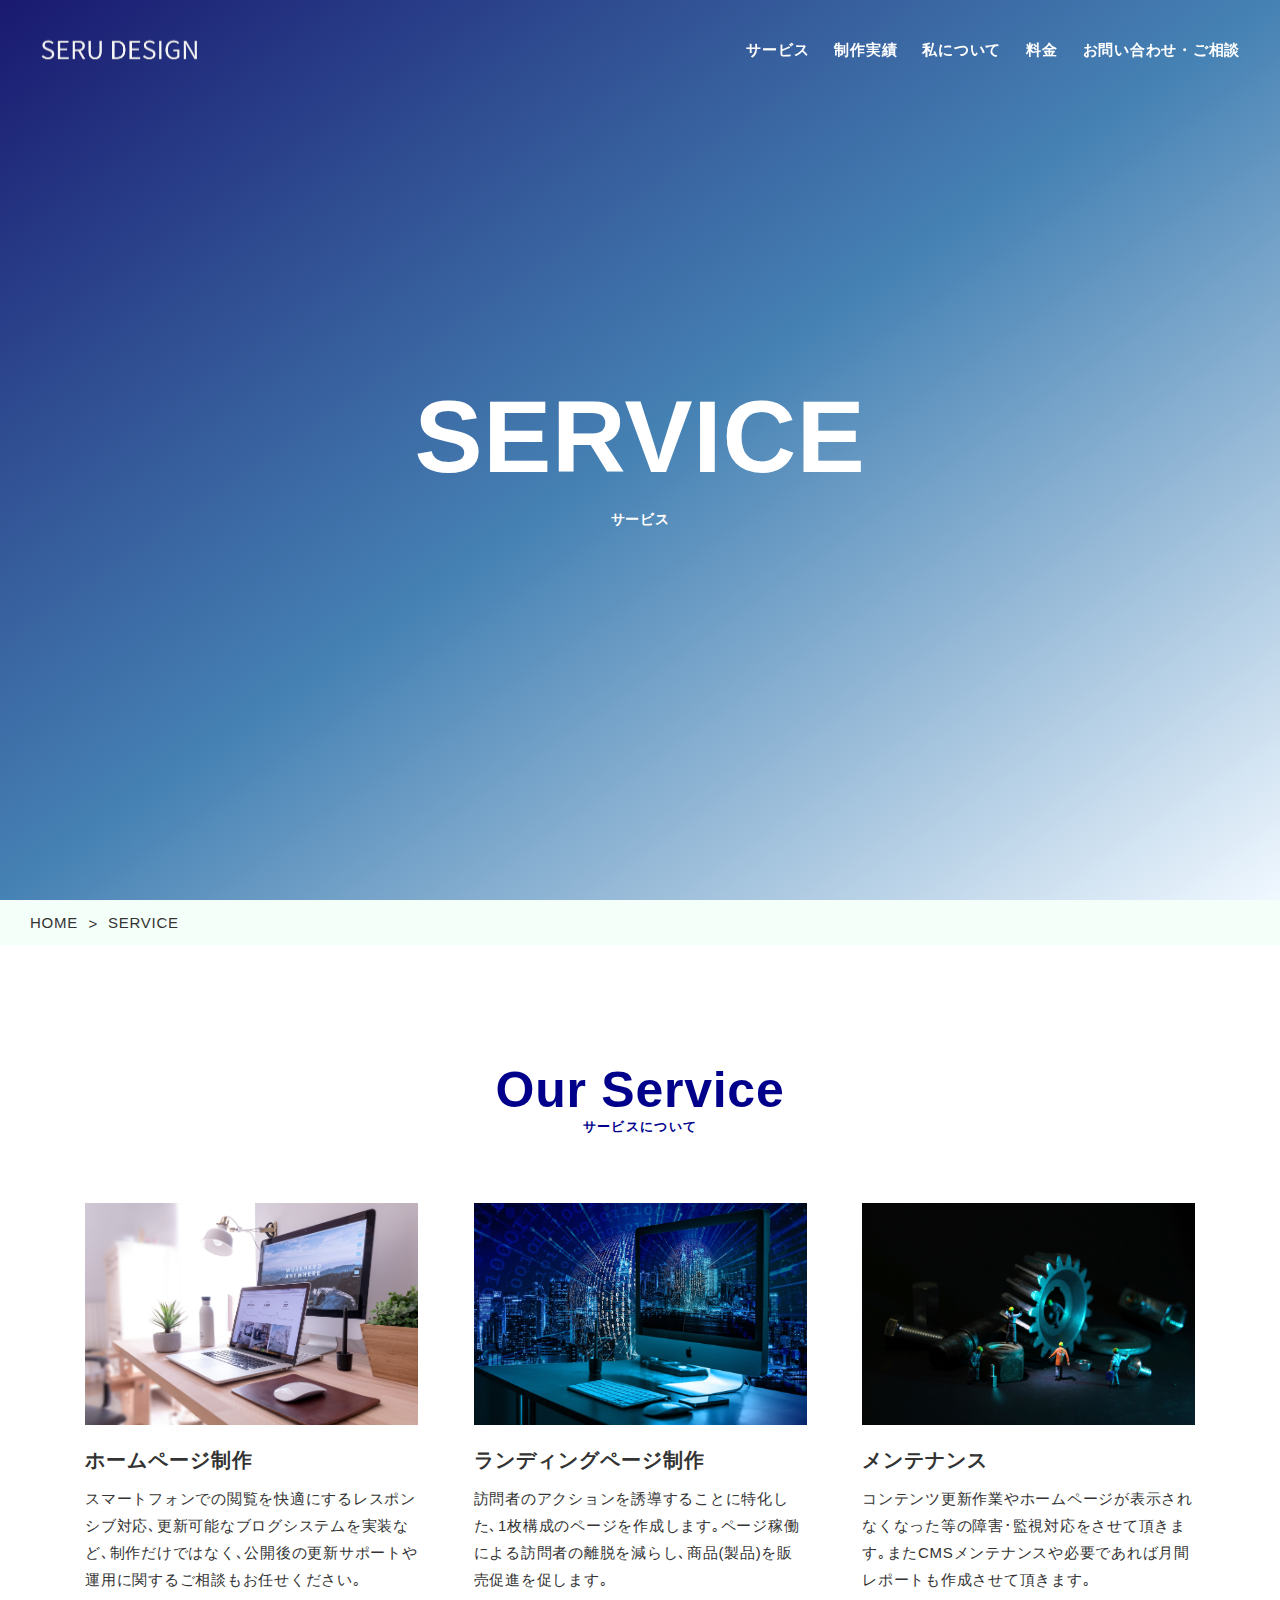
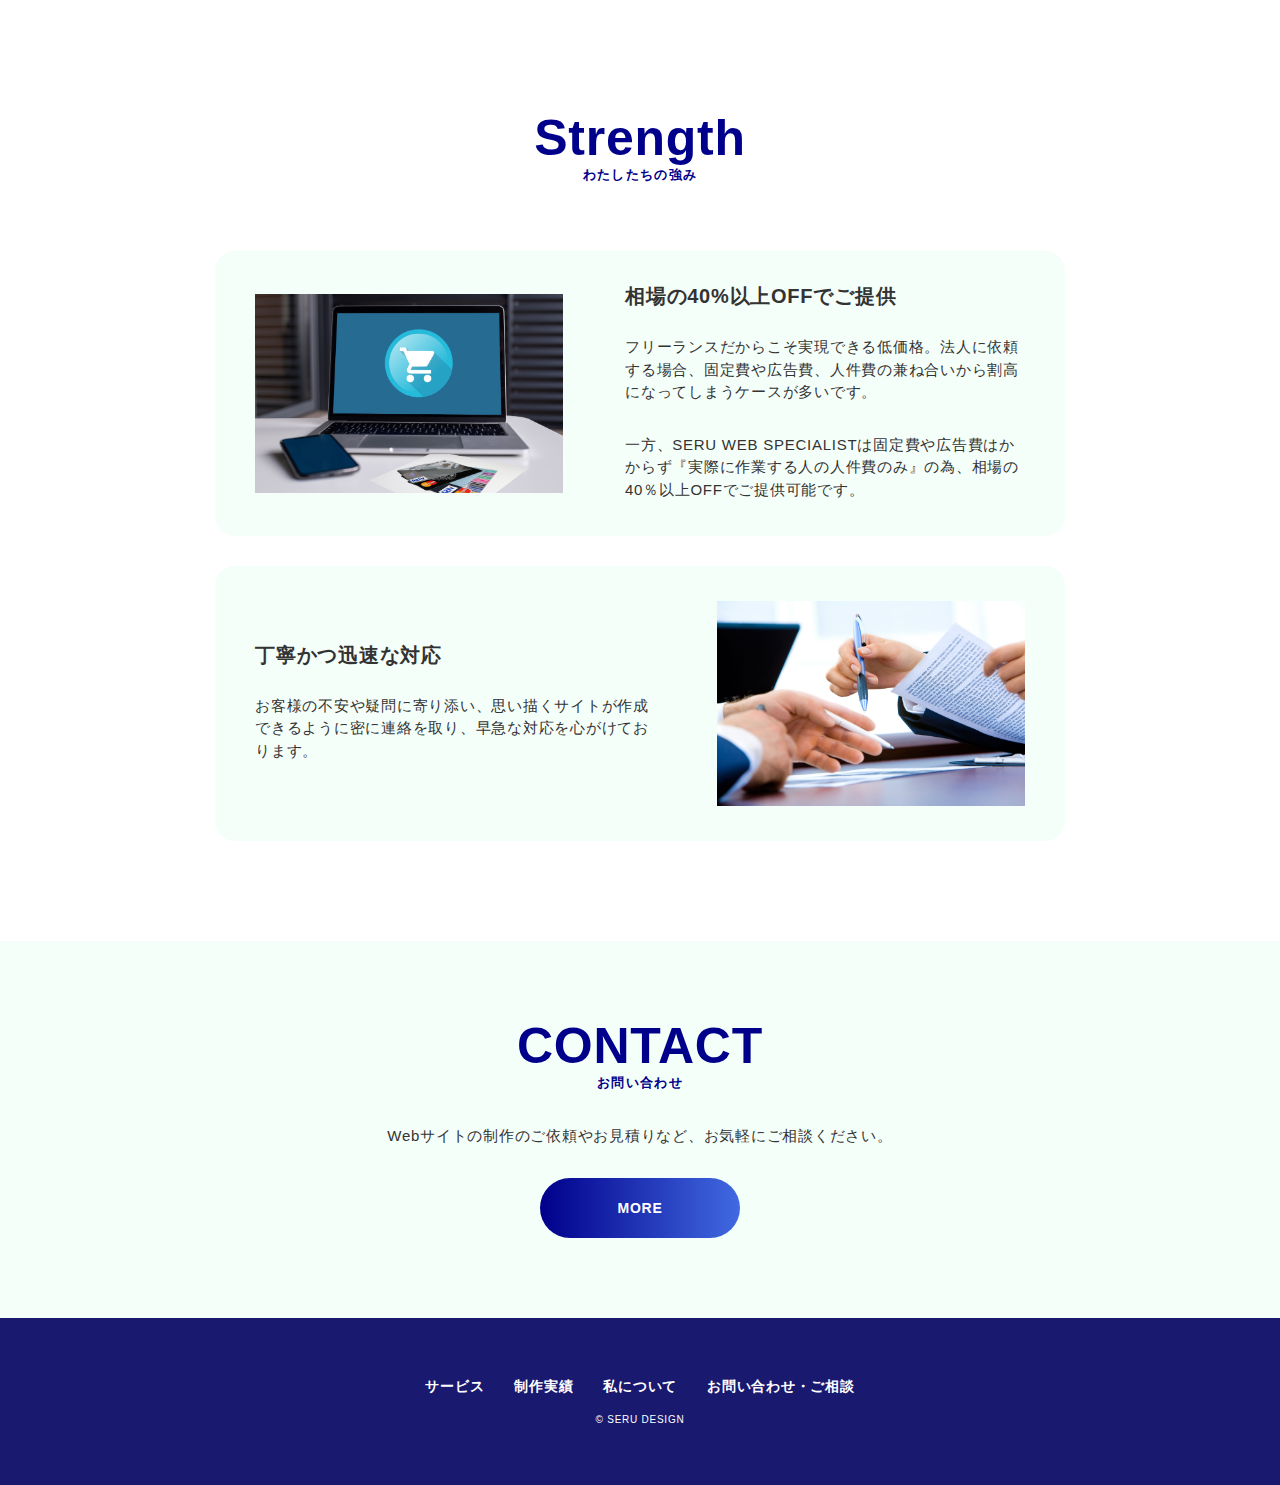
<file: service.html>
<!DOCTYPE html>
<html lang="ja">

<head>
  <meta charset="UTF-8">
  <meta http-equiv="X-UA-Compatible" content="IE=edge">
  <meta name="viewport" content="width=device-width, initial-scale=1.0">
  <meta name="description" content="description">
  <title>Seru Portofolio</title>
  <!-- fontawesome	 -->
  <link rel="stylesheet" href="https://cdnjs.cloudflare.com/ajax/libs/font-awesome/5.11.2/css/all.css">
  <!-- icon -->
  <link rel="shortcut icon" href="./img/favicon.png" type="image/x-icon">
  <!-- reset css	 -->
  <link rel="stylesheet" href="./css/reset.css">
  <!-- 	google font -->
  <link
    href="https://fonts.googleapis.com/css2?family=Montserrat:wght@400;700&family=Source+Sans+Pro:wght@400;700&display=swap"
    rel="stylesheet">
  <!--  slick	 -->
  <link href="./slick/slick-theme.css" rel="stylesheet" type="text/css">
  <link href="./slick/slick.css" rel="stylesheet" type="text/css">
  <!-- original css	 -->
  <link rel="stylesheet" href="./css/style.css">
</head>

<body>
    <header class="header">
        <div class="header__inner inner">
            <h1 class="site-title"><a href="./"><img src="./img/logo-white.png" alt=""></a></h1>
            <nav class="header__nav">
                <ul class="header__list">
                    <li class="header__item"><a href="./service.html" class="header__item__link">サービス</a></li>
                    <li class="header__item"><a href="./works.html" class="header__item__link">制作実績</a></li>
                    <li class="header__item"><a href="./company.html" class="header__item__link">私について</a></li>
                    <li class="header__item"><a href="./price.html" class="header__item__link">料金</a></li>
                    <li class="header__item"><a href="./contact.html" class="header__item__link">お問い合わせ・ご相談</a></li>
                </ul>
            </nav>
            <div class="burger-btn">
                <span class="bar bar__top"></span>
                <span class="bar bar__mid"></span>
                <span class="bar bar__bottom"></span>
            </div>
        </div>
        <div class="mask"></div>
    </header>
    <!-- /.header -->

  <main class="main">
    <div class="mainvisual">
      <div class="main__contents">
        <h1 class="main-copy">SERVICE</h1>
        <p class="sub-copy">サービス</p>
      </div>
    </div>
    <!-- /.mainvisual -->

    <div class="pankuzu">
      <div class="pankuzu__inner inner">
        <div class="pankuzu__item"><a href="./">HOME</a></div>
        <div class="pankuzu__item"><a href="./service.html">SERVICE</a></div>
      </div>
    </div>

    <section class="section service__service">
      <div class="service__service__content inner">
        <h2 class="section-title">Our Service</h2>
        <span class="section-subtitle">サービスについて</span>
        <ul class="service__service__content__list">
          <li class="service__service__content__item">
            <div class="service__service__content__img"><img src="./img/web-create.jpg" alt=""></div>
            <div class="service__service__content__body">
              <h2 class="service__service__content-title">ホームページ制作</h2>
              <p class="service__service__content-detail">スマートフォンでの閲覧を快適にするレスポンシブ対応､更新可能なブログシステムを実装など､制作だけではなく､公開後の更新サポートや運用に関するご相談もお任せください｡</p>
            </div>
          </li>
          <li class="service__service__content__item">
            <div class="service__service__content__img"><img src="./img/LP.jpg" alt=""></div>
            <div class="service__service__content__body">
              <h2 class="service__service__content-title">ランディングページ制作</h2>
              <p class="service__service__content-detail">訪問者のアクションを誘導することに特化した､1枚構成のページを作成します｡ページ稼働による訪問者の離脱を減らし､商品(製品)を販売促進を促します｡</p>
            </div>
          </li>
          <li class="service__service__content__item">
            <div class="service__service__content__img"><img src="./img/maintenance.jpg" alt=""></div>
            <div class="service__service__content__body">
              <h2 class="service__service__content-title">メンテナンス</h2>
              <p class="service__service__content-detail">コンテンツ更新作業やホームページが表示されなくなった等の障害･監視対応をさせて頂きます｡またCMSメンテナンスや必要であれば月間レポートも作成させて頂きます｡</p>
            </div>
          </li>
        </ul>
      </div>
    </section>

    <section class="strength">
      <div class="strength__inner inner">
        <h2 class="section-title">Strength</h2>
        <span class="section-subtitle">わたしたちの強み</span>
        <ul class="strength__list">
          <li class="strength__item">
            <a href="#!" class="strength__item__link">
              <div class="strength__item-img"><img src="./img/Price.jpg" alt=""></div>
              <div class="strength__item__body">
                <div class="strength__item__body-title">相場の40%以上OFFでご提供</div>
                <div class="strength__item__body-text">
                  フリーランスだからこそ実現できる低価格。法人に依頼する場合、固定費や広告費、人件費の兼ね合いから割高になってしまうケースが多いです。
                </div>
                <div class="strength__item__body-text">
                  一方、SERU WEB SPECIALISTは固定費や広告費はかからず『実際に作業する人の人件費のみ』の為、相場の40％以上OFFでご提供可能です。
                </div>
              </div>
            </a>
          </li>
          <li class="strength__item">
            <a href="#!" class="strength__item__link flex-reverse">
                <div class="strength__item-img"><img src="./img/communicate.jpg" alt=""></div>
                <div class="strength__item__body">
                <div class="strength__item__body-title">丁寧かつ迅速な対応</div>
                <div class="strength__item__body-text">
                  お客様の不安や疑問に寄り添い、思い描くサイトが作成できるように密に連絡を取り、早急な対応を心がけております。
                </div>
              </div>
            </a>
          </li>
        </ul>
      </div>
    </section>


    <section class="contact">
      <div class="contact__inner inner">
        <h2 class="section-title">CONTACT</h2>
        <span class="section-subtitle">お問い合わせ</span>
        <p class="contact-text">Webサイトの制作のご依頼やお見積りなど、<br class="hidden-md">お気軽にご相談ください。</p>
        <div class="util-btn btn"><a href="./contact.html">MORE</a></div>
      </div>
    </section>
    <!-- /.contact -->

    <a class="totop"><i class="fas fa-arrow-up"></i></a>
  </main>
  <!-- /.main -->

  <footer class="footer">
    <div class="footer__inner inner">
      <nav class="footer__nav">
        <ul class="footer__list">
          <li class="footer__item"><a href="./service.html" class="footer__item__link">サービス</a></li>
          <li class="footer__item"><a href="./works.html" class="footer__item__link">制作実績</a></li>
          <li class="footer__item"><a href="./company.html" class="footer__item__link">私について</a></li>
          <!-- <li class="footer__item"><a href="./recruit.html" class="footer__item__link">RECRUIT</a></li> -->
          <li class="footer__item"><a href="./contact.html" class="footer__item__link">お問い合わせ・ご相談</a></li>
        </ul>
      </nav>
      <p class="copyright">&copy; SERU DESIGN</p>
    </div>
  </footer>
  <!-- /.footer -->

  <!-- jquery cdn google -->
  <script src="https://ajax.googleapis.com/ajax/libs/jquery/3.6.0/jquery.min.js"></script>
  <!-- slick -->
  <script src="https://cdn.jsdelivr.net/npm/jquery@3/dist/jquery.min.js"></script>
  <script src="./slick/slick.min.js"></script>
  <!-- original js -->
  <script src="./js/script.js"></script>
</body>

</html>
</file>
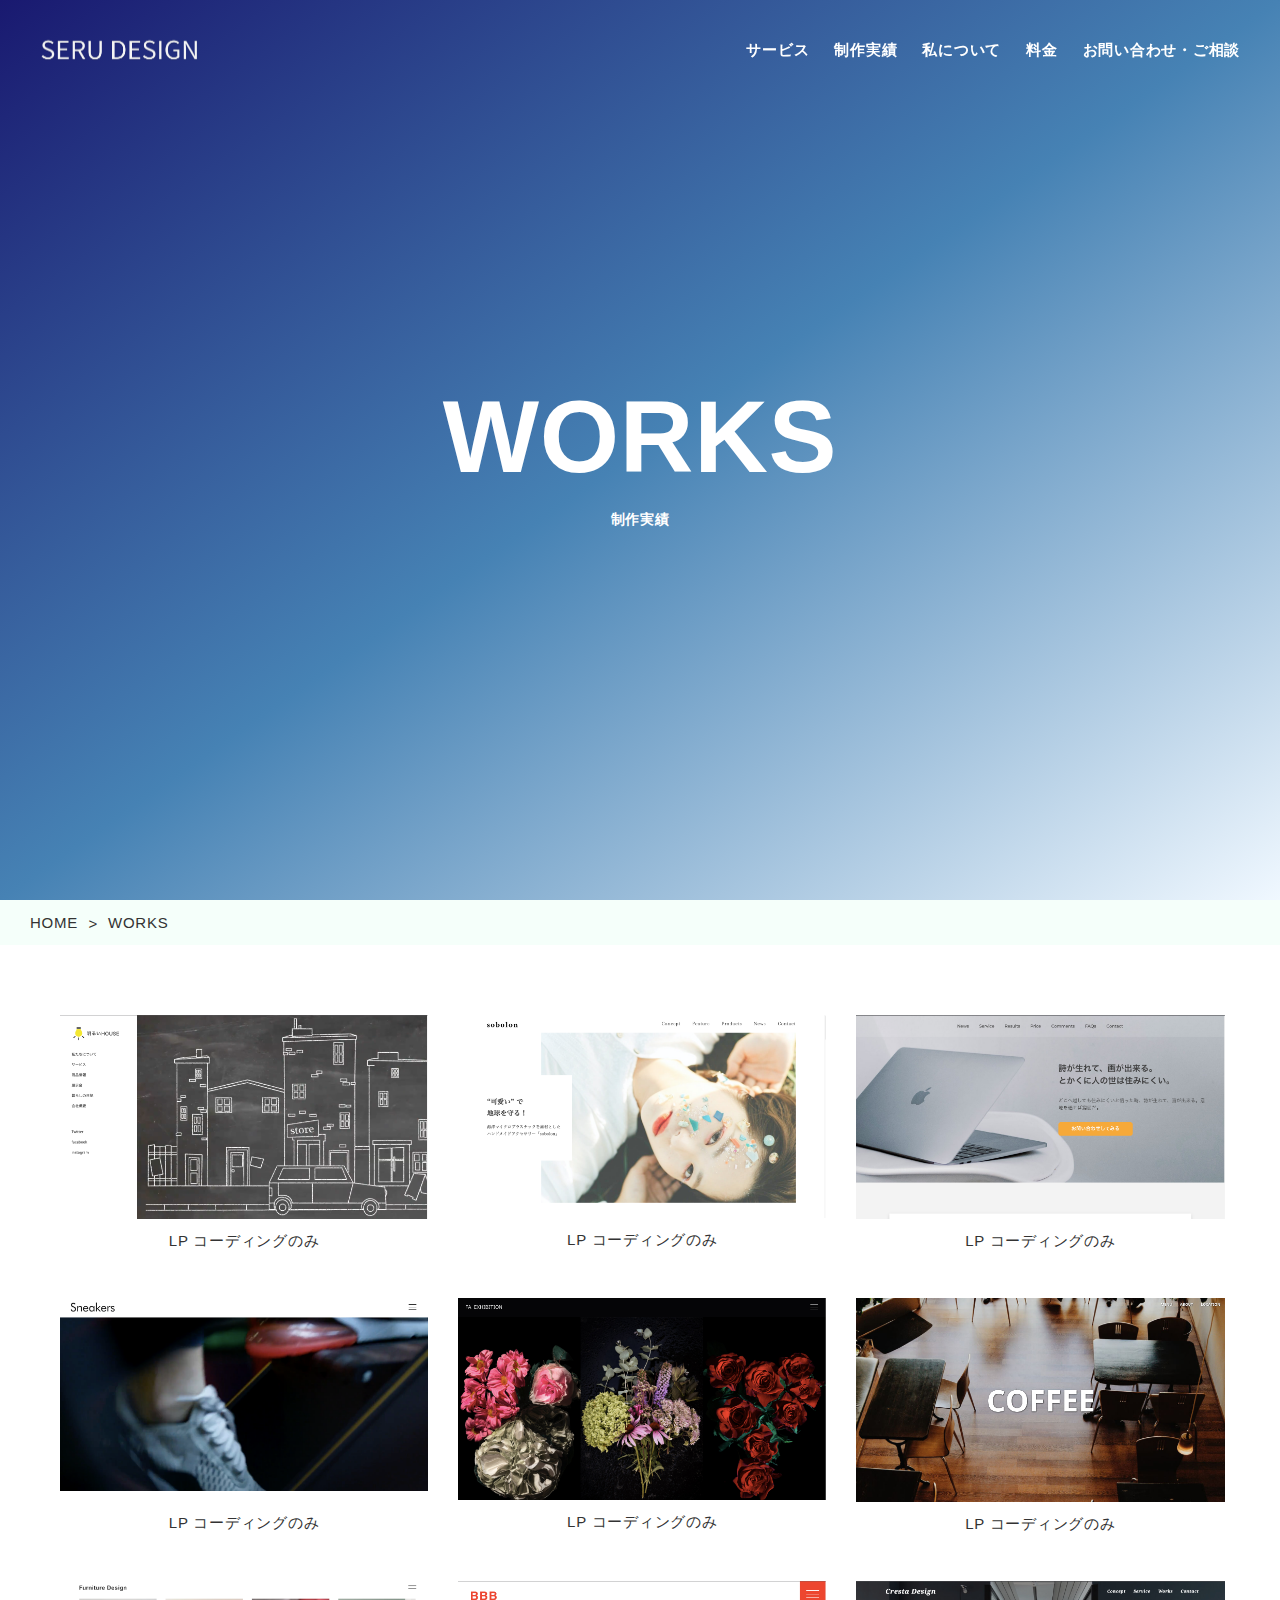
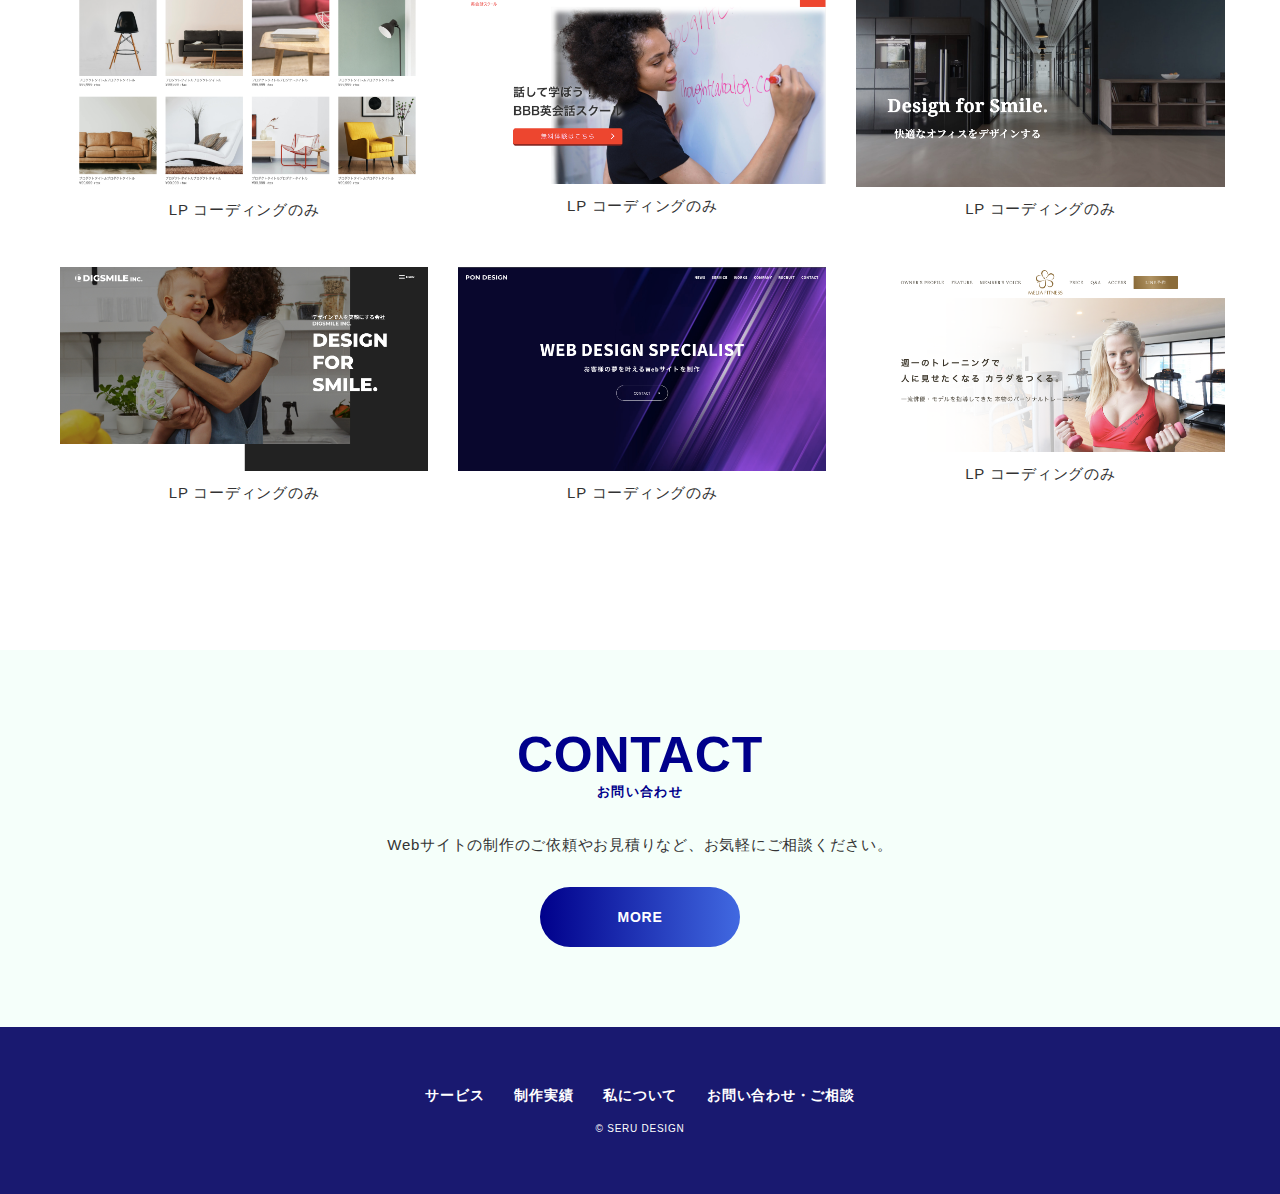
<file: works.html>
<!DOCTYPE html>
<html lang="ja">

<head>
  <meta charset="UTF-8">
  <meta http-equiv="X-UA-Compatible" content="IE=edge">
  <meta name="viewport" content="width=device-width, initial-scale=1.0">
  <meta name="description" content="description">
  <title>Seru Portofolio</title>
  <!-- fontawesome	 -->
  <link rel="stylesheet" href="https://cdnjs.cloudflare.com/ajax/libs/font-awesome/5.11.2/css/all.css">
  <!-- icon -->
  <link rel="shortcut icon" href="./img/favicon.png" type="image/x-icon">
  <!-- reset css	 -->
  <link rel="stylesheet" href="./css/reset.css">
  <!-- 	google font -->
  <link
    href="https://fonts.googleapis.com/css2?family=Montserrat:wght@400;700&family=Source+Sans+Pro:wght@400;700&display=swap"
    rel="stylesheet">
  <!--  slick	 -->
  <link href="./slick/slick-theme.css" rel="stylesheet" type="text/css">
  <link href="./slick/slick.css" rel="stylesheet" type="text/css">
  <!-- original css	 -->
  <link rel="stylesheet" href="./css/style.css">
</head>

<body>
    <header class="header">
        <div class="header__inner inner">
            <h1 class="site-title"><a href="./"><img src="./img/logo-white.png" alt=""></a></h1>
            <nav class="header__nav">
                <ul class="header__list">
                    <li class="header__item"><a href="./service.html" class="header__item__link">サービス</a></li>
                    <li class="header__item"><a href="./works.html" class="header__item__link">制作実績</a></li>
                    <li class="header__item"><a href="./company.html" class="header__item__link">私について</a></li>
                    <li class="header__item"><a href="./price.html" class="header__item__link">料金</a></li>
                    <li class="header__item"><a href="./contact.html" class="header__item__link">お問い合わせ・ご相談</a></li>
                </ul>
            </nav>
            <div class="burger-btn">
                <span class="bar bar__top"></span>
                <span class="bar bar__mid"></span>
                <span class="bar bar__bottom"></span>
            </div>
        </div>
        <div class="mask"></div>
    </header>
    <!-- /.header -->

  <main class="main">
    <div class="mainvisual">
      <div class="main__contents">
        <h1 class="main-copy">WORKS</h1>
        <p class="sub-copy">制作実績</p>
      </div>
    </div>
    <!-- /.mainvisual -->

    <div class="pankuzu">
      <div class="pankuzu__inner inner">
        <div class="pankuzu__item"><a href="./">HOME</a></div>
        <div class="pankuzu__item"><a href="./service.html">WORKS</a></div>
      </div>
    </div>

    <section class="works__works section">
      <div class="works__works__inner inner">
        <ul class="works__works__list">
          <li class="works__works__item">
            <a href="https://serublog.github.io/sample01/" target=”_blank”>
              <div class="works__works__img"><img src="./img/sample01.png" alt=""></div>
              <p class="works__works__name">LP コーディングのみ</p>
            </a>
          </li>
          <li class="works__works__item">
            <a href="https://serublog.github.io/sample02/" target=”_blank”>
              <div class="works__works__img"><img src="./img/sample02.png" alt=""></div>
              <p class="works__works__name">LP コーディングのみ</p>
            </a>
          </li>
          <li class="works__works__item">
            <a href="https://serublog.github.io/daily-trial-last-test/" target=”_blank”>
              <div class="works__works__img"><img src="./img/sample03.png" alt=""></div>
              <p class="works__works__name">LP コーディングのみ</p>
            </a>
          </li>
          <li class="works__works__item">
            <a href="https://serublog.github.io/sample04/" target=”_blank”>
              <div class="works__works__img"><img src="./img/sample04.png" alt=""></div>
              <p class="works__works__name">LP コーディングのみ</p>
            </a>
          </li>
          <li class="works__works__item">
            <a href="https://serublog.github.io/sample05/" target=”_blank”>
              <div class="works__works__img"><img src="./img/sample05.png" alt=""></div>
              <p class="works__works__name">LP コーディングのみ</p>
            </a>
          </li>
          <li class="works__works__item">
            <a href="https://serublog.github.io/sample06/" target=”_blank”>
              <div class="works__works__img"><img src="./img/sample06.png" alt=""></div>
              <p class="works__works__name">LP コーディングのみ</p>
            </a>
          </li>
          <li class="works__works__item">
            <a href="https://serublog.github.io/sample07/" target=”_blank”>
              <div class="works__works__img"><img src="./img/sample07.png" alt=""></div>
              <p class="works__works__name">LP コーディングのみ</p>
            </a>
          </li>
          <li class="works__works__item">
            <a href="https://serublog.github.io/sample08/" target=”_blank”>
              <div class="works__works__img"><img src="./img/sample08.png" alt=""></div>
              <p class="works__works__name">LP コーディングのみ</p>
            </a>
          </li>
          <li class="works__works__item">
            <a href="https://serublog.github.io/sample09/" target=”_blank”>
              <div class="works__works__img"><img src="./img/sample09.png" alt=""></div>
              <p class="works__works__name">LP コーディングのみ</p>
            </a>
          </li>
          <li class="works__works__item">
            <a href="https://serublog.github.io/sample10/" target=”_blank”>
              <div class="works__works__img"><img src="./img/sample10.png" alt=""></div>
              <p class="works__works__name">LP コーディングのみ</p>
            </a>
          </li>
          <li class="works__works__item">
            <a href="https://serublog.github.io/sample11/" target=”_blank”>
              <div class="works__works__img"><img src="./img/sample11.png" alt=""></div>
              <p class="works__works__name">LP コーディングのみ</p>
            </a>
          </li>
          <li class="works__works__item">
            <a href="https://serublog.github.io/sample12/" target=”_blank”>
              <div class="works__works__img"><img src="./img/sample12.png" alt=""></div>
              <p class="works__works__name">LP コーディングのみ</p>
            </a>
          </li>
        </ul>
      </div>
    </section>

    <section class="contact">
      <div class="contact__inner inner">
        <h2 class="section-title">CONTACT</h2>
        <span class="section-subtitle">お問い合わせ</span>
        <p class="contact-text">Webサイトの制作のご依頼やお見積りなど、<br class="hidden-md">お気軽にご相談ください。</p>
        <div class="util-btn btn"><a href="./contact.html">MORE</a></div>
      </div>
    </section>
    <!-- /.contact -->

    <a class="totop"><i class="fas fa-arrow-up"></i></a>
  </main>
  <!-- /.main -->

  <footer class="footer">
    <div class="footer__inner inner">
      <nav class="footer__nav">
        <ul class="footer__list">
          <li class="footer__item"><a href="./service.html" class="footer__item__link">サービス</a></li>
          <li class="footer__item"><a href="./works.html" class="footer__item__link">制作実績</a></li>
          <li class="footer__item"><a href="./company.html" class="footer__item__link">私について</a></li>
          <!-- <li class="footer__item"><a href="./recruit.html" class="footer__item__link">RECRUIT</a></li> -->
          <li class="footer__item"><a href="./contact.html" class="footer__item__link">お問い合わせ・ご相談</a></li>
        </ul>
      </nav>
      <p class="copyright">&copy; SERU DESIGN</p>
    </div>
  </footer>
  <!-- /.footer -->

  <!-- jquery cdn google -->
  <script src="https://ajax.googleapis.com/ajax/libs/jquery/3.6.0/jquery.min.js"></script>
  <!-- slick -->
  <script src="https://cdn.jsdelivr.net/npm/jquery@3/dist/jquery.min.js"></script>
  <script src="./slick/slick.min.js"></script>
  <!-- original js -->
  <script src="./js/script.js"></script>
</body>

</html>
</file>
<file: css/style.css>
@charset "UTF-8";
/*==================================================================
# 設定
================================================================= */
/* 色
-------------------------------------------------------------*/
/* レイアウト値
-------------------------------------------------------------*/
/* 階層
-------------------------------------------------------------*/
/* ブレークポイント
-------------------------------------------------------------*/
/* メディアクエリー
-------------------------------------------------------------*/
/*==================================================================
# 初期化
================================================================= */
*,
*::before,
*::after {
  -webkit-box-sizing: border-box;
          box-sizing: border-box;
}

html,
body {
  margin: 0;
  padding: 0;
}

html {
  font-size: 62.5%;
}

body {
  font-family: 'Lora', 'Yu Mincho', sans-serif;
  font-size: 1.5rem;
  letter-spacing: .05em;
  color: #333;
  -webkit-font-smoothing: antialiased;
  -moz-osx-font-smoothing: grayscale;
  overflow-x: hidden;
  overflow-wrap: break-word;
}

body.noscroll {
  overflow: hidden;
}

img {
  width: 100%;
  vertical-align: bottom;
  height: auto;
  border: none;
}

/*==================================================================
#  補完クラス
================================================================= */
/*タブレットだけ非表示 
-------------------------------------------------------------*/
@media screen and (min-width: 769px) {
  .hidden-md {
    display: none;
  }
}

/*スマホだけ非表示 
-------------------------------------------------------------*/
@media screen and (max-width: 768px) {
  .hidden-sm {
    display: none;
  }
}

/* セクション
-------------------------------------------------------------*/
.section-title {
  font-size: 5rem;
  font-weight: 700;
  color: #00008b;
  padding-bottom: 5px;
  text-align: center;
}

@media screen and (max-width: 768px) {
  .section-title {
    font-size: 3rem;
  }
}

.section-subtitle {
  display: block;
  font-size: 1.3rem;
  font-weight: 700;
  color: #00008b;
  letter-spacing: .1em;
  text-align: center;
}

.section-lead {
  font-size: 2rem;
  color: #00008b;
  text-align: center;
  margin-top: 50px;
}

@media screen and (max-width: 768px) {
  .section-lead {
    font-size: 1.6rem;
    margin-top: 20px;
    line-height: 1.5;
  }
}

/* 共通クラス
-------------------------------------------------------------*/
.inner {
  margin: 0 auto;
  padding: 0 30px;
  -webkit-box-sizing: content-box;
          box-sizing: content-box;
}

@media screen and (max-width: 768px) {
  .inner {
    padding: 0 20px;
  }
}

.text-left {
  text-align-last: left;
}

.btn a {
  display: inline-block;
  border-radius: 50px;
  width: 200px;
  height: 60px;
  line-height: 60px;
  color: #fff;
  background-color: #00008b;
  text-align: center;
  -webkit-transition: opacity .3s;
  transition: opacity .3s;
}

.btn a:hover {
  -webkit-transition: opacity .3s;
  transition: opacity .3s;
}

.util-btn {
  margin-top: 30px;
  text-align: center;
}

.util-btn a {
  color: #fff;
  font-size: 1.4rem;
  font-weight: 700;
  background: -webkit-gradient(linear, left top, right top, from(darkblue), to(royalblue));
  background: linear-gradient(to right, darkblue, royalblue);
  cursor: pointer;
}

.util-btn a:hover {
  opacity: .7;
}

.util-link {
  display: inline-block;
  border-radius: 50px;
  width: 200px;
  height: 60px;
  line-height: 60px;
  color: #fff;
  font-size: 1.4rem;
  font-weight: 700;
  background: -webkit-gradient(linear, left top, right top, from(darkblue), to(royalblue));
  background: linear-gradient(to right, darkblue, royalblue);
  text-align: center;
  -webkit-transition: opacity .3s;
  transition: opacity .3s;
}

.util-link:hover {
  cursor: pointer;
  opacity: .7;
  -webkit-transition: opacity .3s;
  transition: opacity .3s;
}

/* pankuzu
-------------------------------------------------------------*/
.pankuzu {
  background-color: #f5fffa;
  height: 45px;
  line-height: 45px;
  overflow: hidden;
}

.pankuzu__inner {
  display: -webkit-box;
  display: -ms-flexbox;
  display: flex;
}

.pankuzu__item {
  margin-right: 30px;
  position: relative;
}

.pankuzu__item::after {
  position: absolute;
  content: '>';
  top: 50%;
  right: -20px;
  -webkit-transform: translateY(-50%);
          transform: translateY(-50%);
}

.pankuzu__item:last-child::after {
  position: absolute;
  content: '';
}

.pankuzu__item a {
  text-decoration: none;
  color: #333;
}

@media screen and (max-width: 768px) {
  .pankuzu__item a {
    font-size: 1.1rem;
  }
}

/*==================================================================
# header
================================================================= */
.header {
  position: fixed;
  top: 0;
  left: 0;
  width: 100%;
  padding: 30px 0;
  z-index: 30;
}

.header.scroll {
  background-color: #00008b;
}

.header__inner {
  max-width: 1200px;
  display: -webkit-box;
  display: -ms-flexbox;
  display: flex;
  -webkit-box-pack: justify;
      -ms-flex-pack: justify;
          justify-content: space-between;
  -webkit-box-align: center;
      -ms-flex-align: center;
          align-items: center;
}

.site-title {
  width: 160px;
}

.site-title.hidden {
  opacity: 0;
}

@media screen and (max-width: 768px) {
  .site-title {
    width: 122px;
  }
}

@media screen and (max-width: 768px) {
  .header__nav {
    position: fixed;
    top: 200px;
    left: 0;
    display: none;
    width: 100%;
    height: 100%;
  }
}

.header__list {
  display: -webkit-box;
  display: -ms-flexbox;
  display: flex;
}

@media screen and (max-width: 768px) {
  .header__list {
    position: fixed;
    -webkit-box-orient: vertical;
    -webkit-box-direction: normal;
        -ms-flex-direction: column;
            flex-direction: column;
    -webkit-box-align: center;
        -ms-flex-align: center;
            align-items: center;
    -webkit-box-pack: center;
        -ms-flex-pack: center;
            justify-content: center;
    width: 100%;
  }
}

@media screen and (min-width: 769px) {
  .header__item + .header__item {
    margin-left: 25px;
  }
}

@media screen and (max-width: 768px) {
  .header__item {
    padding: 20px 0;
  }
}

.header__item__link {
  display: inline-block;
  color: #fff;
  font-size: 1.5rem;
  font-weight: 700;
  position: relative;
}

.header__item__link::after {
  position: absolute;
  left: 0;
  content: '';
  width: 100%;
  height: 2px;
  background-color: #fff;
  bottom: -8px;
  -webkit-transform: scale(0, 1);
          transform: scale(0, 1);
  -webkit-transform-origin: left top;
          transform-origin: left top;
  -webkit-transition: -webkit-transform .3s;
  transition: -webkit-transform .3s;
  transition: transform .3s;
  transition: transform .3s, -webkit-transform .3s;
}

.header__item__link:hover::after {
  -webkit-transform: scale(1, 1);
          transform: scale(1, 1);
}

.burger-btn {
  display: none;
  z-index: 30;
}

.burger-btn:hover {
  cursor: pointer;
}

@media screen and (max-width: 768px) {
  .burger-btn {
    display: block;
  }
  .burger-btn.cross .bar__top {
    -webkit-transform: translateY(12px) rotate(45deg);
            transform: translateY(12px) rotate(45deg);
    -webkit-transition: -webkit-transform .3s;
    transition: -webkit-transform .3s;
    transition: transform .3s;
    transition: transform .3s, -webkit-transform .3s;
  }
  .burger-btn.cross .bar__mid {
    opacity: 0;
    -webkit-transition: opacity .3s;
    transition: opacity .3s;
  }
  .burger-btn.cross .bar__bottom {
    -webkit-transform: translateY(-6px) rotate(-45deg);
            transform: translateY(-6px) rotate(-45deg);
    -webkit-transition: -webkit-transform .3s;
    transition: -webkit-transform .3s;
    transition: transform .3s;
    transition: transform .3s, -webkit-transform .3s;
  }
}

.bar {
  display: block;
  width: 34px;
  height: 2px;
  border-radius: 3px;
  background-color: #fff;
  -webkit-transition: -webkit-transform .3s;
  transition: -webkit-transform .3s;
  transition: transform .3s;
  transition: transform .3s, -webkit-transform .3s;
}

.bar__top {
  margin-bottom: 7px;
}

.bar__mid {
  margin-bottom: 7px;
}

.mask {
  position: fixed;
  top: 0;
  left: 0;
  width: 100%;
  height: 100%;
  background: linear-gradient(45deg, darkblue, royalblue);
  z-index: -1;
  display: none;
}

.mask.open {
  display: block;
}

/* mainvisual 
-------------------------------------------------------------*/
.mainvisual {
  background: -webkit-gradient(linear, left top, right bottom, from(#191970), color-stop(#4682b4), to(#f0f8ff));
  background: linear-gradient(to bottom right, #191970, #4682b4, #f0f8ff);
  position: relative;
  top: 0;
  left: 0;
  width: 100%;
  height: 100vh;
  padding: 0 30px;
}

.main__contents {
  width: 100%;
  position: absolute;
  top: 50%;
  left: 50%;
  -webkit-transform: translate(-50%, -50%);
          transform: translate(-50%, -50%);
  text-align: center;
}

@media screen and (max-width: 768px) {
  .main__contents {
    text-align: left;
    padding: 0 30px;
  }
}

.main-copy {
  font-size: 10.2rem;
  font-weight: 700;
  line-height: 1.25;
  color: #fff;
}

@media screen and (max-width: 768px) {
  .main-copy {
    font-size: 4.8rem;
  }
}

.sub-copy {
  margin-top: 10px;
  font-size: 1.4rem;
  font-weight: 700;
  color: #fff;
}

@media screen and (max-width: 768px) {
  .sub-copy {
    font-size: 1.3rem;
  }
}

.ja-copy {
  margin-top: 20px;
  font-size: 2.4rem;
  font-weight: 700;
  color: #fff;
  letter-spacing: .108em;
}

@media screen and (max-width: 768px) {
  .ja-copy {
    font-size: 1.6rem;
    line-height: 1.8125;
  }
}

.mainvisual-btn {
  margin-top: 50px;
}

.mainvisual-btn a {
  border: 1px solid #fff;
  background-color: transparent;
  position: relative;
}

.mainvisual-btn a::after {
  position: absolute;
  content: '';
  top: 50%;
  right: 30px;
  -webkit-transform: translateY(-50%);
          transform: translateY(-50%);
  width: 0;
  height: 0;
  border-style: solid;
  border-width: 5px 0 5px 5px;
  border-color: transparent transparent transparent #fff;
  -webkit-transition: .3s;
  transition: .3s;
}

.mainvisual-btn a:hover::after {
  right: 20px;
  -webkit-transition: .3s;
  transition: .3s;
}

/* news
-------------------------------------------------------------*/
.news {
  margin-top: 70px;
}

.news__inner {
  max-width: 917px;
}

@media screen and (min-width: 769px) {
  .news__inner {
    display: -webkit-box;
    display: -ms-flexbox;
    display: flex;
  }
}

@media screen and (min-width: 769px) {
  .news__title {
    margin-right: 50px;
  }
}

@media screen and (max-width: 768px) {
  .news__contents {
    margin-top: 32px;
  }
}

@media screen and (min-width: 769px) {
  .news__article {
    display: -webkit-box;
    display: -ms-flexbox;
    display: flex;
  }
  .news__article + .news__article {
    margin-top: 15px;
  }
}

@media screen and (max-width: 768px) {
  .news__article + .news__article {
    margin-top: 40px;
  }
}

.news__date {
  display: -webkit-box;
  display: -ms-flexbox;
  display: flex;
  -webkit-box-align: center;
      -ms-flex-align: center;
          align-items: center;
}

.news__date-detail {
  font-size: 1.5rem;
  letter-spacing: .1em;
  margin-right: 20px;
}

.news__kind {
  display: inline-block;
  width: 82px;
  height: 22px;
  line-height: 22px;
  text-align: center;
  font-size: 1.2rem;
  font-weight: 700;
  background-color: #f5fffa;
  border-radius: 50px;
  margin-right: 20px;
}

.news__detail {
  font-size: 1.5rem;
}

@media screen and (max-width: 768px) {
  .news__detail {
    margin-top: 10px;
    line-height: 1.9285;
  }
}

/* service
-------------------------------------------------------------*/
.service {
  margin-top: 140px;
}

@media screen and (max-width: 768px) {
  .service {
    margin-top: 80px;
  }
}

.service__inner {
  max-width: 1110px;
}

.service__list {
  margin-top: 30px;
}

@media screen and (min-width: 769px) {
  .service__list {
    display: -webkit-box;
    display: -ms-flexbox;
    display: flex;
    -webkit-box-pack: justify;
        -ms-flex-pack: justify;
            justify-content: space-between;
  }
}

.service__item {
  -webkit-transition: all .3s;
  transition: all .3s;
}

.service__item:hover {
  -webkit-transition: all .3s;
  transition: all .3s;
  opacity: .7;
  cursor: pointer;
}

@media screen and (min-width: 769px) {
  .service__item {
    -webkit-box-flex: 0;
        -ms-flex: 0 0 31.531531%;
            flex: 0 0 31.531531%;
  }
}

@media screen and (max-width: 768px) {
  .service__item {
    margin-top: 40px;
  }
}

.service__item__link {
  text-decoration: none;
  color: #333;
}

.service__body {
  margin-top: 24px;
}

@media screen and (max-width: 768px) {
  .service__body {
    margin-top: 25px;
  }
}

.service__body-title {
  text-align: center;
  font-size: 1.8rem;
  font-weight: 700;
}

.service__body-detail {
  margin-top: 17px;
  font-size: 1.5rem;
  line-height: 1.8;
}

@media screen and (max-width: 768px) {
  .service__body-detail {
    margin-top: 20px;
  }
}

/* works
-------------------------------------------------------------*/
.works {
  margin-top: 140px;
}

@media screen and (max-width: 768px) {
  .works {
    margin-top: 80px;
  }
}

.works__inner {
  position: relative;
  padding: 60px 30px 80px;
}

@media screen and (min-width: 769px) {
  .works__inner {
    max-width: 1261px;
    display: -webkit-box;
    display: -ms-flexbox;
    display: flex;
    -webkit-box-align: center;
        -ms-flex-align: center;
            align-items: center;
  }
}

@media screen and (min-width: 769px) {
  .slider {
    width: 59.4747%;
  }
}

.works__contents {
  text-align: center;
}

@media screen and (min-width: 769px) {
  .works__contents {
    width: 430px;
  }
}

@media screen and (max-width: 768px) {
  .works__contents {
    margin-top: 60px;
  }
}

.works__contents-detail {
  margin-top: 30px;
  font-size: 1.6rem;
  line-height: 1.5;
}

.bg-gray {
  position: absolute;
  bottom: 0;
  right: 0;
  background-color: #f5fffa;
  z-index: -1;
  height: 100%;
  width: 66.375%;
}

@media screen and (max-width: 768px) {
  .bg-gray {
    height: 66.375%;
    width: 100%;
  }
}

/* slider
-------------------------------------------------------------*/
.slick-dots {
  text-align: right;
}

/* company
-------------------------------------------------------------*/
.company {
  margin-top: 60px;
}

.company__inner {
  max-width: 1300px;
  position: relative;
}

.company__inner::after {
  position: absolute;
  content: '';
  top: 0;
  left: 0;
  width: 100%;
  height: 100%;
  background: url(../img/bg-face.png) no-repeat center center/contain;
  z-index: -1;
}

@media screen and (max-width: 768px) {
  .company__inner::after {
    display: none;
  }
}

.company__contents {
  margin: 0 auto;
  text-align: center;
}

@media screen and (min-width: 769px) {
  .company__contents {
    max-width: 864px;
    padding: 136px 30px 70px;
    background: url(../img/sp_bg-circle.png) repeat center center/contain;
  }
}

.company-lead {
  margin-top: 40px;
  display: inline-block;
  font-size: 4rem;
  font-weight: 700;
  border-bottom: 12px solid #F5F534;
}

@media screen and (max-width: 768px) {
  .company-lead {
    font-size: 3.2rem;
    line-height: 1.5;
  }
}

.company-detail {
  margin: 40px auto;
  max-width: 450px;
  font-size: 1.5rem;
  line-height: 1.8;
}

/* recruit
-------------------------------------------------------------*/
.recruit {
  margin-top: 65px;
  background-color: #f5fffa;
}

.recruit__inner {
  max-width: 1110px;
  margin: 0 auto;
  padding: 30px;
}

@media screen and (min-width: 769px) {
  .recruit__inner {
    display: -webkit-box;
    display: -ms-flexbox;
    display: flex;
    -webkit-box-align: center;
        -ms-flex-align: center;
            align-items: center;
    -webkit-box-orient: horizontal;
    -webkit-box-direction: reverse;
        -ms-flex-direction: row-reverse;
            flex-direction: row-reverse;
    width: 90%;
  }
}

.recruit__contents {
  height: 100%;
  text-align: center;
}

@media screen and (min-width: 769px) {
  .recruit__contents {
    width: 40.09%;
  }
}

@media screen and (max-width: 768px) {
  .recruit__contents {
    padding: 60px 0 50px;
  }
}

.recruit-detail {
  margin-top: 30px;
  font-size: 1.5rem;
}

.recruit__img {
  width: 100%;
}

@media screen and (min-width: 769px) {
  .recruit__img {
    width: 59.99%;
  }
}

.recruit__contact {
  margin-top: 100px;
}

/*==================================================================
# main
================================================================= */
.totop {
  position: fixed;
  right: 30px;
  bottom: 30px;
  display: block;
  width: 50px;
  height: 50px;
  background-color: #00008b;
  border-radius: 50%;
  cursor: pointer;
  -webkit-transition: opacity .3s;
  transition: opacity .3s;
  z-index: 3;
  display: none;
}

@media screen and (max-width: 768px) {
  .totop {
    right: 20px;
  }
}

.totop i {
  position: absolute;
  top: 50%;
  left: 50%;
  -webkit-transform: translate(-50%, -50%);
          transform: translate(-50%, -50%);
  color: #fff;
}

.totop:hover {
  opacity: .7;
  -webkit-transition: opacity .3s;
  transition: opacity .3s;
}

/* contact
-------------------------------------------------------------*/
.contact {
  margin-top: 100px;
  padding: 80px 0;
  background-color: #f5fffa;
}

.contact-text {
  margin-top: 35px;
  text-align: center;
  line-height: 1.6;
}

.contact__lead {
  margin-top: 70px;
  text-align: center;
}

.contact__wrapper {
  margin-top: 40px;
  margin-bottom: 70px;
  background-color: #F7F7F7;
  padding: 90px;
}

/*==================================================================
# footer
================================================================= */
.footer {
  background-color: #191970;
  color: #fff;
  padding: 60px 30px;
}

.footer__list {
  display: -webkit-box;
  display: -ms-flexbox;
  display: flex;
  -ms-flex-wrap: wrap;
      flex-wrap: wrap;
}

@media screen and (min-width: 769px) {
  .footer__list {
    -webkit-box-pack: center;
        -ms-flex-pack: center;
            justify-content: center;
  }
}

.footer__item {
  margin-right: 30px;
}

.footer__item:last-child {
  margin-right: 0;
}

@media screen and (max-width: 768px) {
  .footer__item {
    margin-bottom: 20px;
  }
}

.footer__item__link {
  color: #fff;
  font-size: 1.4rem;
  font-weight: 700;
}

.copyright {
  margin-top: 22px;
  text-align: center;
  font-size: 1rem;
  color: #fff;
}

/*==================================================================
# News
================================================================= */
.news {
  margin-top: 110px;
}

@media screen and (max-width: 768px) {
  .news {
    margin-top: 70px;
  }
}

.news__inner {
  max-width: 917px;
}

@media screen and (min-width: 769px) {
  .news__inner {
    display: -webkit-box;
    display: -ms-flexbox;
    display: flex;
  }
}

@media screen and (max-width: 768px) {
  .news__contents {
    margin-top: 32px;
  }
}

.news__article + .news__article {
  margin-top: 20px;
}

@media screen and (max-width: 768px) {
  .news__article + .news__article {
    margin-top: 40px;
  }
}

.news__article__link {
  -webkit-transition: all .3s;
  transition: all .3s;
}

.news__article__link:hover {
  -webkit-transition: all .3s;
  transition: all .3s;
  opacity: .7;
  cursor: pointer;
}

@media screen and (min-width: 769px) {
  .news__article__link {
    display: -webkit-box;
    display: -ms-flexbox;
    display: flex;
    text-decoration: none;
    color: #333;
  }
}

.news__date {
  display: -webkit-box;
  display: -ms-flexbox;
  display: flex;
  -webkit-box-align: center;
      -ms-flex-align: center;
          align-items: center;
}

.news__date-detail {
  color: #333;
  font-size: 1.5rem;
  letter-spacing: .1em;
  margin-right: 20px;
}

.news__kind {
  display: inline-block;
  width: 82px;
  height: 22px;
  line-height: 22px;
  text-align: center;
  color: #333;
  font-size: 1.2rem;
  font-weight: 700;
  background-color: #f5fffa;
  border-radius: 50px;
  margin-right: 20px;
}

.news__detail {
  font-size: 1.5rem;
  color: #333;
}

@media screen and (max-width: 768px) {
  .news__detail {
    margin-top: 10px;
    line-height: 1.714285;
  }
}

.news__list {
  display: -webkit-box;
  display: -ms-flexbox;
  display: flex;
  -webkit-box-pack: center;
      -ms-flex-pack: center;
          justify-content: center;
  margin-top: 40px;
}

.news__item {
  margin-right: 10px;
}

.news__item:last-child {
  margin-right: 0;
}

.news__item a {
  display: inline-block;
  width: 45px;
  height: 45px;
  line-height: 45px;
  border-radius: 50%;
  color: #fff;
  font-weight: bold;
  font-size: 2re;
  text-align: center;
}

.news__item a.checked {
  background: #f5fffa;
  color: #00008b;
}

/*==================================================================
# news-article
================================================================= */
.news__article__inner {
  max-width: 750px;
}

.news__article-title {
  font-size: 3.6rem;
  letter-spacing: .05em;
  margin-bottom: 13px;
  line-height: 1.4375;
}

@media screen and (max-width: 768px) {
  .news__article-title {
    font-size: 2.2rem;
    margin-bottom: 20px;
    line-height: 1.5454;
  }
}

.news__article-img {
  margin-top: 27px;
}

@media screen and (max-width: 768px) {
  .news__article-img {
    margin-top: 14px;
  }
}

.news__article-subtitle {
  margin-top: 60px;
  font-size: 2.4rem;
  font-weight: 700;
  letter-spacing: .018em;
  padding-left: 16px;
  position: relative;
}

@media screen and (max-width: 768px) {
  .news__article-subtitle {
    margin-top: 40px;
    font-size: 1.8rem;
  }
}

.news__article-subtitle::after {
  position: absolute;
  content: '';
  top: 50%;
  left: 0;
  -webkit-transform: translateY(-50%);
          transform: translateY(-50%);
  height: 38px;
  width: 6px;
  background-color: #00008b;
  border-radius: 10px;
}

@media screen and (max-width: 768px) {
  .news__article-subtitle::after {
    height: 18px;
  }
}

.news__article-small-title {
  margin-top: 40px;
  font-size: 1.8rem;
  font-weight: 700;
  letter-spacing: .018em;
}

@media screen and (max-width: 768px) {
  .news__article-small-title {
    font-size: 1.6rem;
  }
}

.news__article-text {
  margin-top: 20px;
  letter-spacing: .05em;
  line-height: 1.666;
}

.news__article-text:first-child {
  margin-top: 30px;
}

.news__article-text:last-child {
  margin-top: 30px;
}

.news__article__sns__list {
  margin-top: 40px;
  display: -webkit-box;
  display: -ms-flexbox;
  display: flex;
  -ms-flex-wrap: wrap;
      flex-wrap: wrap;
  -webkit-box-pack: justify;
      -ms-flex-pack: justify;
          justify-content: space-between;
  width: 100%;
  max-width: 375px;
  height: 30px;
  line-height: 30px;
}

.news__article__sns__item__link {
  border-radius: 5px;
  height: 30px;
  line-height: 30px;
}

.news__article__sns__item__link i {
  height: 30px;
  line-height: 30px;
}

.twitter {
  padding: 5px 10px;
  background-color: lightblue;
  color: #fff;
}

.line {
  color: green;
}

.news__article__list {
  margin-top: 40px;
}

.news__article__list__content {
  display: -webkit-box;
  display: -ms-flexbox;
  display: flex;
  -ms-flex-pack: distribute;
      justify-content: space-around;
  -webkit-box-align: center;
      -ms-flex-align: center;
          align-items: center;
  height: 94px;
  border-top: 1px solid #B8AED5;
  border-bottom: 1px solid #B8AED5;
  position: relative;
}

@media screen and (max-width: 768px) {
  .news__article__list__content {
    height: 120px;
  }
}

.news__article__list__content::after {
  position: absolute;
  content: '';
  top: 50%;
  right: 50%;
  -webkit-transform: translate(-50%, -50%);
          transform: translate(-50%, -50%);
  background-color: #B8AED5;
  height: 70px;
  width: 1px;
}

.news__article__item {
  width: 39.8219%;
}

.news__article__item__link {
  font-size: 1.5rem;
  letter-spacing: .05em;
  line-height: 1.5714;
  color: #00008b;
}

@media screen and (max-width: 768px) {
  .news__article__item__link {
    font-size: 1.2rem;
  }
}

.news__article__list-text {
  margin-top: 20px;
  font-size: 1.4rem;
  letter-spacing: .08em;
  text-align: center;
}

.news__article__list-text a {
  color: #00008b;
}

/*==================================================================
# service
================================================================= */
@media screen and (min-width: 769px) {
  .service__service .section-title {
    margin-top: 120px;
  }
}

.service__service__content {
  max-width: 1110px;
}

@media screen and (max-width: 768px) {
  .service__service__content {
    margin-top: 40px;
  }
}

.service__service__content__list {
  margin-top: 70px;
}

@media screen and (min-width: 769px) {
  .service__service__content__list {
    display: -webkit-box;
    display: -ms-flexbox;
    display: flex;
    -webkit-box-pack: justify;
        -ms-flex-pack: justify;
            justify-content: space-between;
  }
}

@media screen and (min-width: 769px) {
  .service__service__content__item {
    width: 30%;
  }
}

@media screen and (max-width: 768px) {
  .service__service__content__item + .service__service__content__item {
    margin-top: 50px;
  }
}

@media screen and (max-width: 768px) {
  .service__service__content__img {
    width: 100%;
  }
}

.service__service__content__body {
  margin-top: 25px;
}

@media screen and (max-width: 768px) {
  .service__service__content__body {
    width: 100%;
  }
}

.service__service__content-title {
  font-size: 2rem;
  font-weight: 700;
  letter-spacing: .05em;
}

@media screen and (max-width: 768px) {
  .service__service__content-title {
    font-size: 1.8rem;
    text-align: center;
  }
}

.service__service__content-detail {
  margin-top: 15px;
  font-size: 1.5rem;
  letter-spacing: .05em;
  line-height: 1.8;
}

@media screen and (max-width: 768px) {
  .service__service__content-detail {
    font-size: 1.4rem;
    line-height: 1.7143;
    margin-top: 15px;
  }
}

/* strength
-------------------------------------------------------------*/
.strength .section-title {
  margin-top: 120px;
}

@media screen and (max-width: 768px) {
  .strength .section-title {
    margin-top: 50px;
  }
}

@media screen and (min-width: 769px) {
  .strength .section-subtitle {
    margin-bottom: 50px;
  }
}

.strength__inner {
  max-width: 850px;
}

.strength__list {
  margin-top: 70px;
}

@media screen and (max-width: 768px) {
  .strength__list {
    margin-top: 30px;
  }
}

.strength__item {
  margin: 0 auto;
  padding: 35px 40px;
  border-radius: 20px;
  background-color: #f5fffa;
}

@media screen and (max-width: 768px) {
  .strength__item {
    padding: 25px 30px;
  }
}

.strength__item + .strength__item {
  margin-top: 30px;
}

.strength__item__link {
  color: #333;
}

@media screen and (min-width: 769px) {
  .strength__item__link {
    display: -webkit-box;
    display: -ms-flexbox;
    display: flex;
    -webkit-box-pack: justify;
        -ms-flex-pack: justify;
            justify-content: space-between;
    -webkit-box-align: center;
        -ms-flex-align: center;
            align-items: center;
  }
}

.strength__item__body {
  width: 60%;
  max-width: 400px;
}

@media screen and (max-width: 768px) {
  .strength__item__body {
    width: 100%;
  }
}

.strength__item__body-title {
  font-size: 2rem;
  font-weight: 700;
  margin-bottom: 15px;
}

.strength__item__body-text {
  margin-top: 30px;
  line-height: 1.5;
}

.strength__item-img {
  width: 40%;
}

@media screen and (max-width: 768px) {
  .strength__item-img {
    width: 100%;
    margin-bottom: 30px;
  }
}

.flex-reverse {
  -webkit-box-orient: horizontal;
  -webkit-box-direction: reverse;
      -ms-flex-direction: row-reverse;
          flex-direction: row-reverse;
}

/*==================================================================
# works
================================================================= */
.works__works__inner {
  max-width: 1300px;
  margin-top: 70px;
}

@media screen and (max-width: 768px) {
  .works__works__inner {
    margin-top: 40px;
  }
}

.works__works__list {
  display: -webkit-box;
  display: -ms-flexbox;
  display: flex;
  -ms-flex-wrap: wrap;
      flex-wrap: wrap;
}

.works__works__item {
  -webkit-transition: all .3s;
  transition: all .3s;
}

.works__works__item a {
  color: #333;
}

.works__works__item:hover {
  -webkit-transition: all .3s;
  transition: all .3s;
  opacity: .7;
  cursor: pointer;
}

@media screen and (min-width: 769px) {
  .works__works__item {
    width: calc(31.82% - 30px * 2 / 3);
    margin-left: 30px;
    margin-bottom: 50px;
  }
}

@media screen and (max-width: 768px) {
  .works__works__item {
    margin-bottom: 40px;
  }
}

.works__works__name {
  font-size: 1.5rem;
  margin-top: 14px;
  text-align: center;
}

/* company
-------------------------------------------------------------*/
.company {
  margin-top: 140px;
}

.company__inner {
  max-width: 1110px;
}

.company__list {
  margin-bottom: 60px;
}

.company__item {
  border-bottom: 1px solid #DDD;
  display: -webkit-box;
  display: -ms-flexbox;
  display: flex;
  -webkit-box-align: center;
      -ms-flex-align: center;
          align-items: center;
  padding: 10px;
}

.company__item-title {
  width: 204px;
  font-size: 1.5rem;
  font-weight: 700;
  padding: 30px;
}

@media screen and (max-width: 768px) {
  .company__item-title {
    width: 120px;
    padding: 20px 0;
  }
}

.lh {
  line-height: 1.5;
}

.company_item-detail {
  font-size: 1.5rem;
}

.company__map {
  position: relative;
  width: 100%;
}

.company__map iframe {
  width: 100%;
}

.company__map-text {
  margin-top: 10px;
  color: #240C6A;
}

/* message
-------------------------------------------------------------*/
.message {
  margin-top: 60px;
}

.message__inner {
  max-width: 1300px;
  position: relative;
}

.message__inner::after {
  position: absolute;
  content: '';
  top: 0;
  left: 50%;
  -webkit-transform: translateX(-50%);
          transform: translateX(-50%);
  width: 95%;
  height: 100%;
  background: url(../img/bg-face.png) no-repeat center center/contain;
  z-index: -1;
}

@media screen and (max-width: 768px) {
  .message__inner::after {
    display: none;
  }
}

.message__contents {
  margin: 0 auto;
  text-align: center;
}

@media screen and (min-width: 769px) {
  .message__contents {
    max-width: 864px;
    padding: 136px 30px 70px;
    background: url(../img/sp_bg-circle.png) repeat center center/contain;
  }
}

.message-lead {
  margin-top: 40px;
  display: inline-block;
  font-size: 4rem;
  font-weight: 700;
  border-bottom: 12px solid #F5F534;
}

@media screen and (max-width: 768px) {
  .message-lead {
    font-size: 3.2rem;
    line-height: 1.5;
  }
}

.message-detail {
  margin: 40px auto;
  max-width: 450px;
  font-size: 1.5rem;
  line-height: 1.8;
}

.message__content {
  margin-top: 50px;
}

@media screen and (min-width: 769px) {
  .message__content {
    max-width: 1100px;
    display: -webkit-box;
    display: -ms-flexbox;
    display: flex;
    -webkit-box-pack: justify;
        -ms-flex-pack: justify;
            justify-content: space-between;
    -webkit-box-align: center;
        -ms-flex-align: center;
            align-items: center;
  }
}

@media screen and (min-width: 769px) {
  .message__content-img {
    width: 40.45%;
    margin-right: 20px;
  }
}

@media screen and (min-width: 769px) {
  .message__content__body {
    width: 55%;
  }
}

@media screen and (max-width: 768px) {
  .message__content__body {
    margin-top: 30px;
  }
}

.message__content__body-text {
  font-size: 1.5rem;
  line-height: 1.666;
}

/*==================================================================
# recruit
================================================================= */
.bg__recruit {
  background: url(../img/bg-geometry.png);
}

.recruit__recruit__recruit {
  margin-top: 0;
}

.recruit__recruit__client {
  margin-top: 115px;
}

@media screen and (max-width: 768px) {
  .recruit__recruit__client {
    margin-top: 40px;
  }
}

.recruit__recruit-title {
  font-size: 7.2rem;
}

@media screen and (max-width: 768px) {
  .recruit__recruit-title {
    font-size: 4.8rem;
  }
}

.recruit__recruit-subtitle {
  font-size: 3.2rem;
  padding-top: 15px;
  font-weight: 400;
}

@media screen and (max-width: 768px) {
  .recruit__recruit-subtitle {
    font-size: 1.8rem;
  }
}

.recruit__recruit__client__body {
  margin-top: 40px;
  text-align: center;
}

.recruit__recruit__client__body-text {
  line-height: 1.75;
}

.recruit__recruit__client-bg {
  margin-top: 40px;
  height: 750px;
  background: url(../img/recruit01.jpg) no-repeat center center/cover;
  position: relative;
  -webkit-clip-path: polygon(0 15%, 100% 0, 100% 85%, 0% 100%);
          clip-path: polygon(0 15%, 100% 0, 100% 85%, 0% 100%);
}

/* recruit__recruit__kind
-------------------------------------------------------------*/
.recruit__recruit__kind {
  margin-top: 70px;
}

.recruit__recruit__kind__inner {
  max-width: 1110px;
}

.recruit__recruit__kind__wrapper {
  margin-top: 40px;
  background-color: #fff;
  padding: 60px 0;
}

.recruit__recruit__kind-title {
  text-align: center;
  font-size: 2.4rem;
  font-weight: 700;
}

.recruit__recruit__kind__list {
  max-width: 920px;
  margin: 18px auto 0;
}

.recruit__recruit__kind__item {
  border-bottom: 1px solid #DDD;
  margin: 0 25px 0 20px;
  padding: 30px 20px;
}

@media screen and (min-width: 769px) {
  .recruit__recruit__kind__item {
    display: -webkit-box;
    display: -ms-flexbox;
    display: flex;
    -webkit-box-align: center;
        -ms-flex-align: center;
            align-items: center;
  }
}

@media screen and (max-width: 768px) {
  .recruit__recruit__kind__item {
    padding: 30px 0;
  }
}

.recruit__recruit__kind__item-title {
  width: 180px;
  font-weight: 700;
}

@media screen and (max-width: 768px) {
  .recruit__recruit__kind__item-text {
    margin-top: 10px;
  }
}

.recruit__recruit__kind__item-detail {
  line-height: 1.7;
}

.recruit__recruit__kind__item-detail + .recruit__recruit__kind__item-detail {
  margin-top: 20px;
}

.recruit__recruit__kind-text {
  margin-top: 10px;
  text-align: center;
  font-size: 1.2rem;
}

/* recruit__recruit__movie
-------------------------------------------------------------*/
.recruit__recruit__movie {
  margin-top: 140px;
}

.recruit__recruit__movie__inner {
  max-width: 1110px;
}

.recruit__recruit__movie__movie {
  margin-top: 40px;
  height: 624px;
  width: 100%;
}

.recruit__recruit__movie__movie iframe {
  width: 100%;
  height: 100%;
}

/*==================================================================
# price
================================================================= */
@media screen and (min-width: 769px) {
  .hp .section-title {
    margin-top: 120px;
  }
}

.price__content {
  max-width: 1110px;
}

@media screen and (max-width: 768px) {
  .price__content {
    margin-top: 40px;
  }
}

.price__content__list {
  margin-top: 70px;
}

@media screen and (min-width: 769px) {
  .price__content__list {
    display: -webkit-box;
    display: -ms-flexbox;
    display: flex;
    -webkit-box-pack: justify;
        -ms-flex-pack: justify;
            justify-content: space-between;
  }
}

.price__content__item {
  background-color: #f5fffa;
  padding: 30px 20px;
  border-radius: 20px;
}

@media screen and (min-width: 769px) {
  .price__content__item {
    width: 30%;
  }
}

@media screen and (max-width: 768px) {
  .price__content__item + .price__content__item {
    margin-top: 50px;
  }
}

@media screen and (max-width: 768px) {
  .price__content__img {
    width: 100%;
  }
}

.price__content__body {
  margin-top: 35px;
}

@media screen and (max-width: 768px) {
  .price__content__body {
    width: 100%;
  }
}

.price__content-subtitle {
  position: relative;
  display: block;
  text-align: center;
  margin: 20px auto;
  font-size: 1.2rem;
}

@media screen and (max-width: 768px) {
  .price__content-subtitle {
    font-size: 1rem;
  }
}

.price__content-subtitle::before, .price__content-subtitle::after {
  content: "";
  display: inline-block;
  background-color: #282f35;
  width: 200px;
  height: 5px;
  margin: 0 5px;
  vertical-align: middle;
  width: 15px;
  height: 1px;
  background-color: #333;
}

.price__content-subtitle::before {
  -webkit-transform: rotate(60deg);
  transform: rotate(60deg);
}

.price__content-subtitle::after {
  -webkit-transform: rotate(-60deg);
  transform: rotate(-60deg);
}

.price__content-title {
  font-size: 2rem;
  font-weight: 700;
  letter-spacing: .05em;
  text-align: center;
}

@media screen and (max-width: 768px) {
  .price__content-title {
    font-size: 1.8rem;
    text-align: center;
  }
}

.price__content-price {
  margin-top: 20px;
  font-size: 4rem;
  font-weight: 700;
  text-align: center;
  color: #00008b;
}

@media screen and (max-width: 768px) {
  .price__content-price {
    font-size: 3rem;
  }
}

.price__content-lead {
  text-align: center;
  font-size: 2rem;
  font-weight: 700;
  margin-top: 20px;
  border-bottom: 2px solid #00008b;
  padding-bottom: 5px;
}

.price__content__body__list {
  margin: 50px auto 0;
  max-width: 250px;
}

.price__content__body-item {
  margin-top: 20px;
  display: -webkit-box;
  display: -ms-flexbox;
  display: flex;
  -webkit-box-pack: justify;
      -ms-flex-pack: justify;
          justify-content: space-between;
  padding-bottom: 5px;
  border-bottom: 1px solid #333;
}

.price__content-detail {
  margin-top: 50px;
  font-size: 1.5rem;
  letter-spacing: .05em;
  line-height: 2;
}

@media screen and (max-width: 768px) {
  .price__content-detail {
    font-size: 1.4rem;
    line-height: 1.7143;
    margin-top: 15px;
  }
}

/* lp
-------------------------------------------------------------*/
@media screen and (min-width: 769px) {
  .lp .section-title {
    margin-top: 120px;
  }
}

.lp__content {
  max-width: 1110px;
}

@media screen and (max-width: 768px) {
  .lp__content {
    margin-top: 40px;
  }
}

.lp__content__list {
  margin-top: 70px;
}

@media screen and (min-width: 769px) {
  .lp__content__list {
    display: -webkit-box;
    display: -ms-flexbox;
    display: flex;
    -webkit-box-pack: justify;
        -ms-flex-pack: justify;
            justify-content: space-between;
  }
}

.lp__content__item {
  background-color: #f5fffa;
  padding: 30px 20px;
  border-radius: 20px;
}

@media screen and (min-width: 769px) {
  .lp__content__item {
    width: 30%;
  }
}

@media screen and (max-width: 768px) {
  .lp__content__item + .lp__content__item {
    margin-top: 50px;
  }
}

@media screen and (max-width: 768px) {
  .lp__content__img {
    width: 100%;
  }
}

.lp__content__body {
  margin-top: 35px;
}

@media screen and (max-width: 768px) {
  .lp__content__body {
    width: 100%;
  }
}

.lp__content-subtitle {
  position: relative;
  display: block;
  text-align: center;
  margin: 20px auto;
  font-size: 1.2rem;
}

@media screen and (max-width: 768px) {
  .lp__content-subtitle {
    font-size: 1rem;
  }
}

.lp__content-subtitle::before, .lp__content-subtitle::after {
  content: "";
  display: inline-block;
  background-color: #282f35;
  width: 200px;
  height: 5px;
  margin: 0 5px;
  vertical-align: middle;
  width: 15px;
  height: 1px;
  background-color: #333;
}

.lp__content-subtitle::before {
  -webkit-transform: rotate(60deg);
  transform: rotate(60deg);
}

.lp__content-subtitle::after {
  -webkit-transform: rotate(-60deg);
  transform: rotate(-60deg);
}

.lp__content-title {
  font-size: 2rem;
  font-weight: 700;
  letter-spacing: .05em;
  text-align: center;
}

@media screen and (max-width: 768px) {
  .lp__content-title {
    font-size: 1.8rem;
    text-align: center;
  }
}

.lp__content-price {
  margin-top: 20px;
  font-size: 4rem;
  font-weight: 700;
  text-align: center;
  color: #00008b;
}

@media screen and (max-width: 768px) {
  .lp__content-price {
    font-size: 3rem;
  }
}

.lp__content-time {
  text-align: center;
  font-size: 2rem;
  font-weight: 700;
  margin-top: 20px;
  padding-bottom: 5px;
}

.lp__content__body-item {
  margin-top: 20px;
  display: -webkit-box;
  display: -ms-flexbox;
  display: flex;
  -webkit-box-pack: justify;
      -ms-flex-pack: justify;
          justify-content: space-between;
  padding-bottom: 5px;
  border-bottom: 1px solid #333;
}

.lp__content-detail {
  margin-top: 30px;
  font-size: 1.5rem;
  letter-spacing: .05em;
  line-height: 2;
}

@media screen and (max-width: 768px) {
  .lp__content-detail {
    font-size: 1.4rem;
    line-height: 1.7143;
    margin-top: 15px;
  }
}

/* maintenance
-------------------------------------------------------------*/
@media screen and (min-width: 769px) {
  .maintenance .section-title {
    margin-top: 120px;
  }
}

.maintenance__content {
  max-width: 1110px;
}

@media screen and (max-width: 768px) {
  .maintenance__content {
    margin-top: 40px;
  }
}

.maintenance__content__list {
  margin-top: 70px;
}

@media screen and (min-width: 769px) {
  .maintenance__content__list {
    display: -webkit-box;
    display: -ms-flexbox;
    display: flex;
    -ms-flex-pack: distribute;
        justify-content: space-around;
  }
}

.maintenance__content__item {
  background-color: #f5fffa;
  padding: 30px 20px;
  border-radius: 20px;
}

@media screen and (min-width: 769px) {
  .maintenance__content__item {
    width: 40%;
  }
}

@media screen and (max-width: 768px) {
  .maintenance__content__item + .maintenance__content__item {
    margin-top: 50px;
  }
}

@media screen and (max-width: 768px) {
  .maintenance__content__img {
    width: 100%;
  }
}

.maintenance__content__body {
  margin-top: 35px;
}

@media screen and (max-width: 768px) {
  .maintenance__content__body {
    width: 100%;
  }
}

.maintenance__content-subtitle {
  position: relative;
  display: block;
  text-align: center;
  margin: 20px auto;
  font-size: 1.2rem;
}

@media screen and (max-width: 768px) {
  .maintenance__content-subtitle {
    font-size: 1rem;
  }
}

.maintenance__content-subtitle::before, .maintenance__content-subtitle::after {
  content: "";
  display: inline-block;
  background-color: #282f35;
  width: 200px;
  height: 5px;
  margin: 0 5px;
  vertical-align: middle;
  width: 15px;
  height: 1px;
  background-color: #333;
}

.maintenance__content-subtitle::before {
  -webkit-transform: rotate(60deg);
  transform: rotate(60deg);
}

.maintenance__content-subtitle::after {
  -webkit-transform: rotate(-60deg);
  transform: rotate(-60deg);
}

.maintenance__content-title {
  font-size: 2rem;
  font-weight: 700;
  letter-spacing: .05em;
  text-align: center;
}

@media screen and (max-width: 768px) {
  .maintenance__content-title {
    font-size: 1.8rem;
    text-align: center;
  }
}

.maintenance__content-price {
  margin-top: 20px;
  font-size: 4rem;
  font-weight: 700;
  text-align: center;
  color: #00008b;
}

@media screen and (max-width: 768px) {
  .maintenance__content-price {
    font-size: 3rem;
  }
}

.maintenance__content-time {
  text-align: center;
  font-size: 2rem;
  font-weight: 700;
  margin-top: 20px;
  padding-bottom: 5px;
}

.maintenance__content__body-item {
  margin-top: 20px;
  display: -webkit-box;
  display: -ms-flexbox;
  display: flex;
  -webkit-box-pack: justify;
      -ms-flex-pack: justify;
          justify-content: space-between;
  padding-bottom: 5px;
  border-bottom: 1px solid #333;
}

.maintenance__content-detail {
  margin-top: 30px;
  font-size: 1.5rem;
  letter-spacing: .05em;
  line-height: 2;
}

@media screen and (max-width: 768px) {
  .maintenance__content-detail {
    font-size: 1.4rem;
    line-height: 1.7143;
    margin-top: 15px;
  }
}

/*==================================================================
# contact__contact
================================================================= */
.contact__contact {
  margin: 70px auto;
}

.contact__contact__inner {
  max-width: 1110px;
}

.contact__contact__lead {
  text-align: center;
}

.contact__contact__wrapper {
  margin-top: 40px;
  padding: 90px;
  background: #f5fffa;
}

@media screen and (max-width: 768px) {
  .contact__contact__wrapper {
    padding: 20px;
  }
}

.contact__contact__item + .contact__contact__item {
  margin-top: 30px;
}

.contact__contact__item-title {
  margin-bottom: 10px;
  font-weight: 700;
}

.contact__contact__item-title-inline {
  margin-left: 10px;
  font-size: 1.2rem;
  color: #00008b;
}

.contact__contact__item-input {
  font-size: 1.4rem;
}

.contact__contact__radio {
  margin-right: 35px;
}

.contact__contact__radio:last-child {
  margin-right: 0;
}

@media screen and (max-width: 768px) {
  .contact__contact__radio {
    margin-right: 0;
    display: block;
  }
  .contact__contact__radio + .contact__contact__radio {
    margin-top: 5px;
  }
}

input[type="text"],
input[type="email"],
input[type="tel"],
textarea,
select {
  width: 100%;
  height: 40px;
  -webkit-appearance: none;
  -moz-appearance: none;
  appearance: none;
  background: #fff;
  border: 1px solid #aaa;
  border-radius: 6px;
  font: inherit;
  outline: none;
  padding: .5em .8em;
  font-size: 1.4rem;
  color: #333;
}

textarea {
  resize: vertical;
  min-height: 255px;
  max-width: 600px;
}

input[type="text"],
input[type="email"],
select {
  max-width: 300px;
}

input[type="tel"] {
  max-width: 200px;
}

.contact-footer-submit {
  margin-top: 46px;
}

@media screen and (max-width: 768px) {
  .contact-footer-submit {
    margin-top: 24px;
  }
}

.contact-message {
  text-align: center;
  margin-top: 60px;
  display: none;
}

.contact-message.-error {
  color: #f00;
}
/*# sourceMappingURL=style.css.map */
</file>
